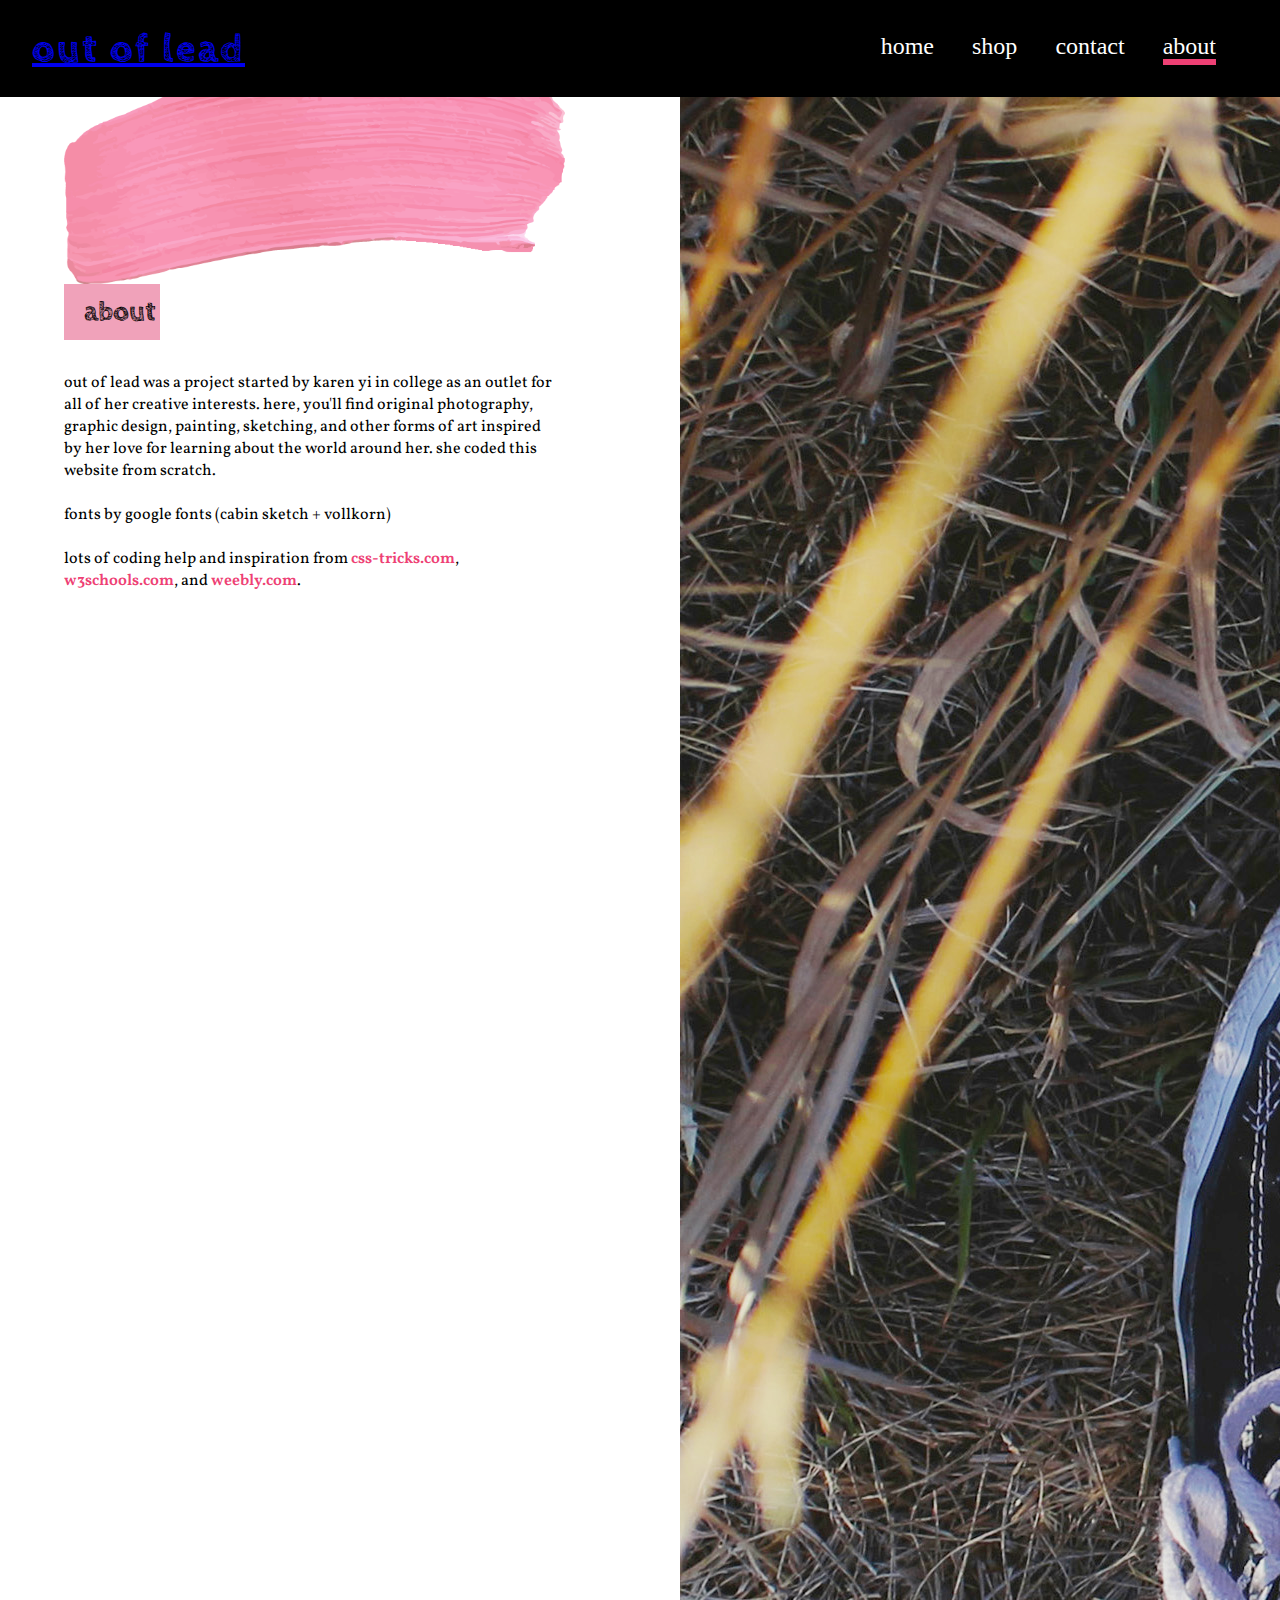
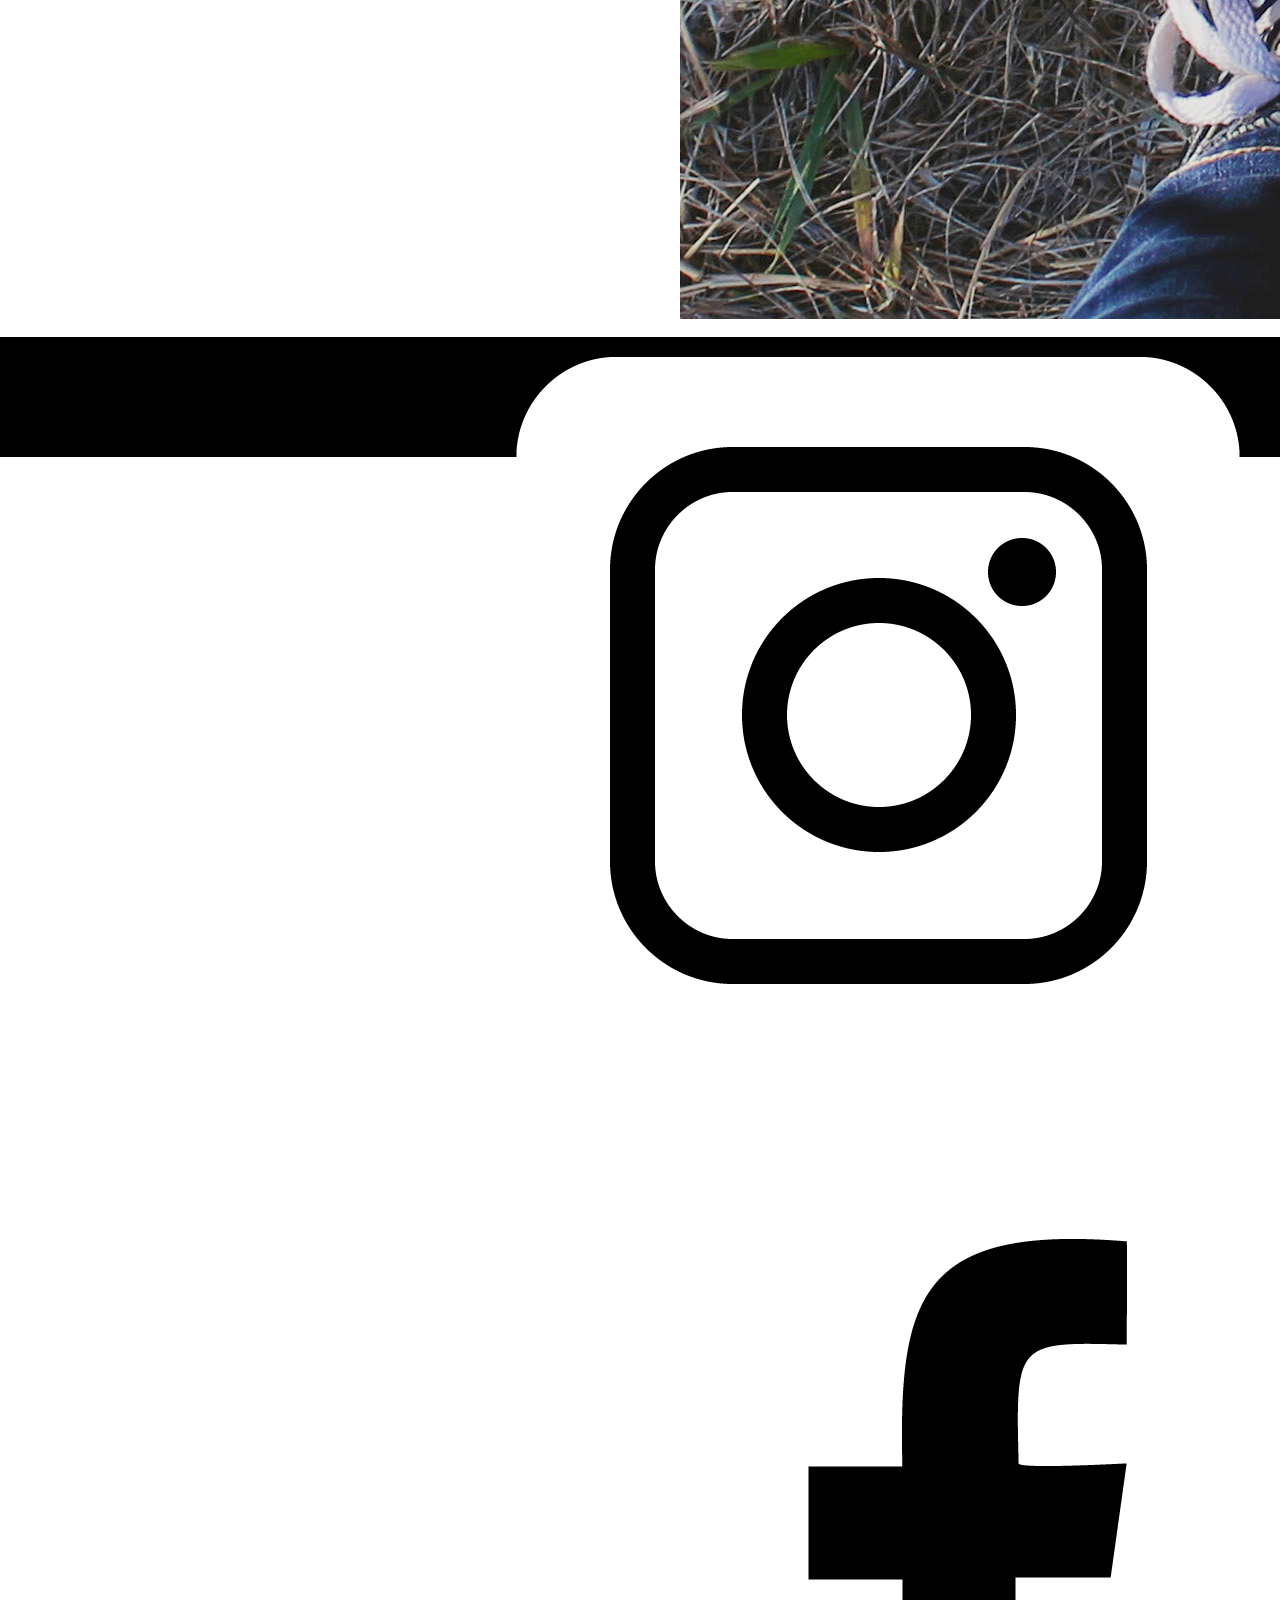
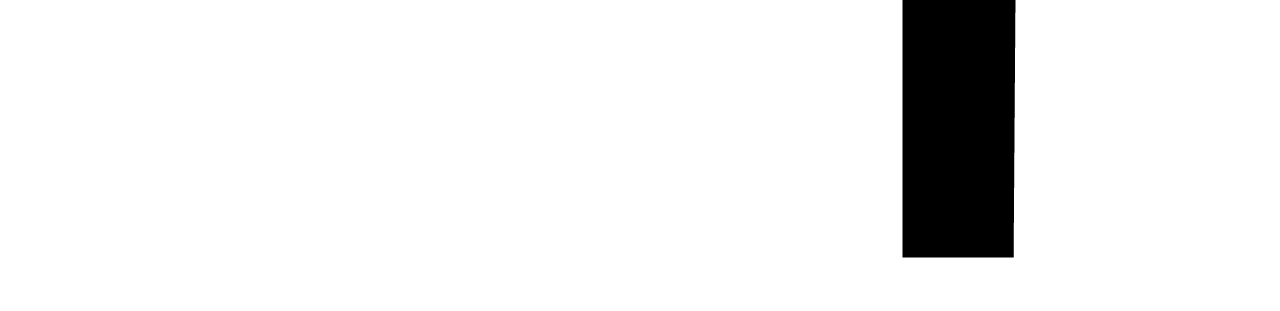
<file: about.html>
<!DOCTYPE html>
<html lang="en">
    <head>
        <meta charset="utf-8">
        <meta name="viewport" content="width=device-width, initial-scale=1.0">
        <link href="https://fonts.googleapis.com/css?family=Cabin+Sketch&display=swap" rel="stylesheet">
        <link href="https://fonts.googleapis.com/css?family=Vollkorn&display=swap" rel="stylesheet">
        <link href="resources/css/index.css" type="text/css" rel="stylesheet">
        <title>out of lead</title>
    </head>
    <body>
        <header>
            <h1 id="title"><a href="/">out of lead</a></h1>
            <nav>
                <ul>
                    <li id="home"><a href="/">home</a></li>
                    <li id="shop"><a href="/shop.html">shop</a></li>
                    <li id="contact"><a href="/contact.html">contact</a></li>
                    <li id="about"><a class="current" href="/about.html">about</a></li>
                </ul>
            </nav>
        </header>
        <div class="container">
            <main>
                <div class="row">
                    <div class="column">
                        <article>
                            <div class="box">
                                <img src="resources/brushstroke-1.png" alt="image of a stroke of pink paint">
                                <h2>about</h2>
                            </div>

                            <p>
                                out of lead was a project started by karen yi in college
                                as an outlet for all of her creative interests. here, you'll
                                find original photography, graphic design, painting, sketching, 
                                and other forms of art inspired by her love for learning about 
                                the world around her. she coded this website from scratch.
                                <br><br>
                                fonts by google fonts (cabin sketch + vollkorn)
                                <br><br>
                                lots of coding help and inspiration from
                                <a href="css-tricks.com">css-tricks.com</a>, 
                                <a href="https://www.w3schools.com/css/default.asp">w3schools.com</a>, 
                                and <a href="weebly.com">weebly.com</a>.
                            </p>     
                        </article>   
                    </div>
                    <div class="column">
                        <figure>
                            <img src="resources/summer-shoes.jpg" alt="Photo of person's Converse shoes in dry yellow grass">
                        </figure>
                    </div>
                </div>
            </main>
            <footer>
                <figure>
                    <a href="https://www.instagram.com/notkarenyi/" target="_blank"><img class="social-media" src="resources/instagram-icon.png" alt="instagram"></a>
                    <a href="https://www.facebook.com/karen.yi.3194" target="_blank"><img class="social-media" src="resources/facebook-icon.png" alt="facebook"></a>
                </figure>           
            </footer>
        </div>
    </body>
</html>
</file>
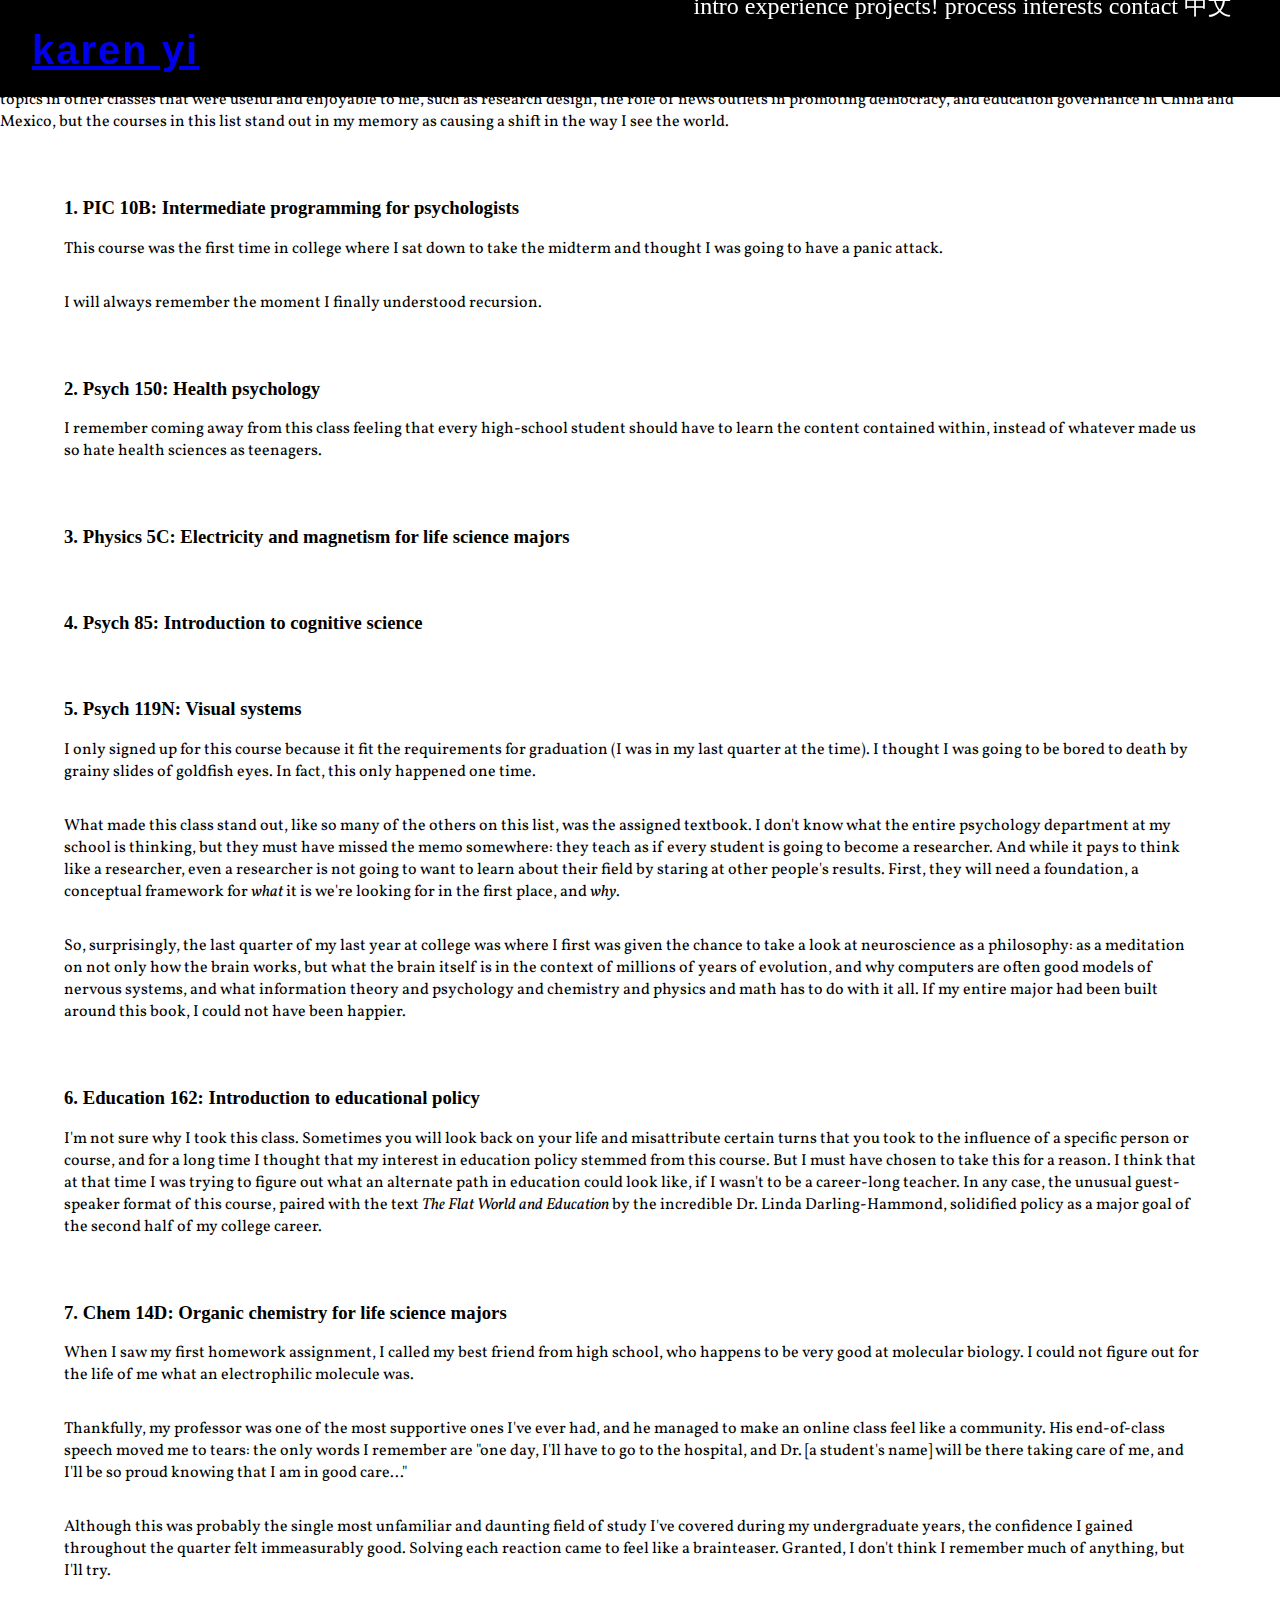
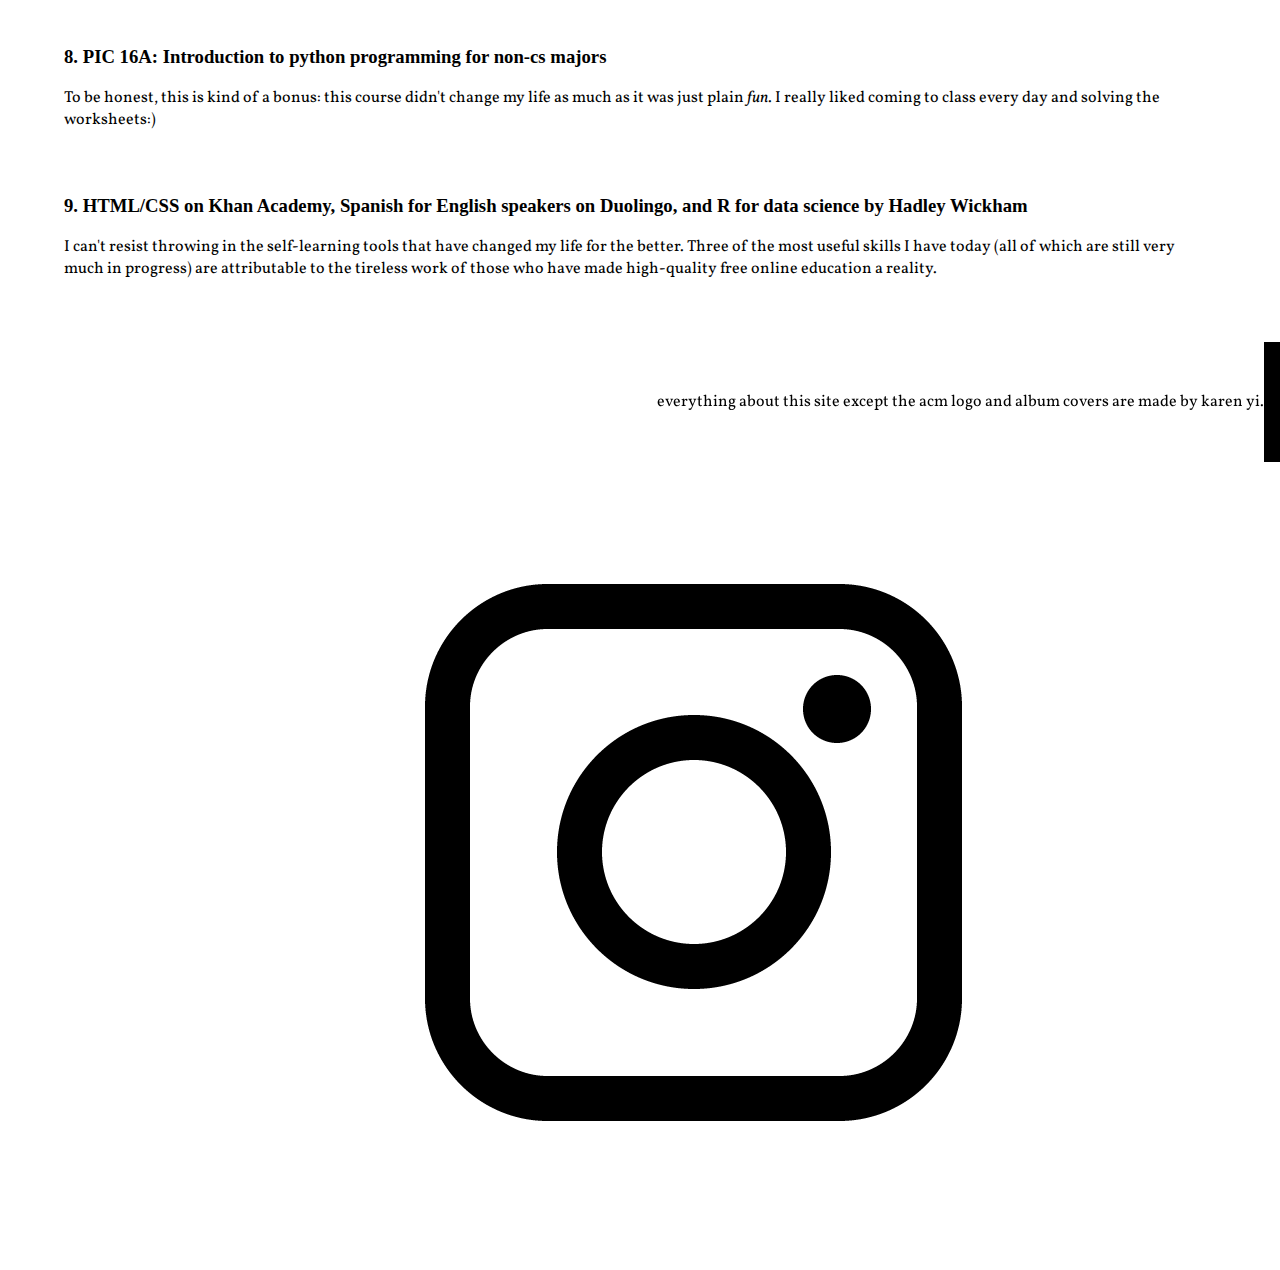
<file: blog-1.html>
<!DOCTYPE html>
<html lang="en">
    <head>
        <meta charset="utf-8">        
        <meta name="viewport" content="width=device-width, initial-scale=1.0">
        <!--Fonts-->
        <link rel="preconnect" href="https://fonts.googleapis.com">
        <link rel="preconnect" href="https://fonts.gstatic.com" crossorigin>
        <link href="https://fonts.googleapis.com/css2?family=Readex+Pro&display=swap" rel="stylesheet">
        <link href="https://fonts.googleapis.com/css?family=Vollkorn&display=swap" rel="stylesheet">

        <link rel="icon" type="image/x-icon" href="resources/icon.ico">  
        
        <link href="resources/css/index.css" type="text/css" rel="stylesheet">
        <title>karen yi</title>
    </head>
    <body>
        <header>
            <h1 id="title"><a href="/">karen yi</a></h1>
            <nav>
                <a href="index.html#introduction">intro</a>
                <a href="index.html#experience">experience</a>
                <a href="index.html#projects">projects!</a>
                <a href="index.html#process">process</a>
                <a href="index.html#interests">interests</a>
                <a href="index.html#contact">contact</a>
                <a href="/设计过程.html">中文</a>
            </nav>
        </header>
        <div class="container">
            <main class="narrow">
                <h2>"best of": classes that changed my life</h2>
                <p>
                    Generally, the theme is this: the classes that almost made me cry (due to the content difficulty, not due to the class organization) became the most rewarding ones. Yes, there are topics in other classes that were useful and enjoyable to me, such as research design, the role of news outlets in promoting democracy, and education governance in China and Mexico, but the courses in this list stand out in my memory as causing a shift in the way I see the world.
                </p>
                <article>
                    <h3>1. PIC 10B: Intermediate programming for psychologists</h3>
                    <p>
                        This course was the first time in college where I sat down to take the midterm and thought I was going to have a panic attack. 
                    </p>
                    <p>
                        I will always remember the moment I finally understood recursion. 
                    </p>
                </article>
                <article>
                    <h3>2. Psych 150: Health psychology</h3>
                    <p>
                        I remember coming away from this class feeling that every high-school student should have to learn the content contained within, instead of whatever made us so hate health sciences as teenagers.
                    </p>
                </article>
                <article>
                    <h3>3. Physics 5C: Electricity and magnetism for life science majors</h3>
                    <p>
                        
                    </p>
                </article>
                <article>
                    <h3>4. Psych 85: Introduction to cognitive science</h3>
                    <p>
                        
                    </p>
                </article>
                <article>
                    <h3>5. Psych 119N: Visual systems</h3>
                    <p>
                        I only signed up for this course because it fit the requirements for graduation (I was in my last quarter at the time). I thought I was going to be bored to death by grainy slides of goldfish eyes. In fact, this only happened one time.
                    </p>
                    <p>
                        What made this class stand out, like so many of the others on this list, was the assigned textbook. I don't know what the entire psychology department at my school is thinking, but they must have missed the memo somewhere: they teach as if every student is going to become a researcher. And while it pays to think like a researcher, even a researcher is not going to want to learn about their field by staring at other people's results. First, they will need a foundation, a conceptual framework for <i>what</i> it is we're looking for in the first place, and <i>why</i>.
                    </p>
                    <p>
                        So, surprisingly, the last quarter of my last year at college was where I first was given the chance to take a look at neuroscience as a philosophy: as a meditation on not only how the brain works, but what the brain itself is in the context of millions of years of evolution, and why computers are often good models of nervous systems, and what information theory and psychology and chemistry and physics and math has to do with it all. If my entire major had been built around this book, I could not have been happier. 
                    </p>
                </article>
                <article>
                    <h3>6. Education 162: Introduction to educational policy</h3>
                    <p>
                        I'm not sure why I took this class. Sometimes you will look back on your life and misattribute certain turns that you took to the influence of a specific person or course, and for a long time I thought that my interest in education policy stemmed from this course. But I must have chosen to take this for a reason. I think that at that time I was trying to figure out what an alternate path in education could look like, if I wasn't to be a career-long teacher. In any case, the unusual guest-speaker format of this course, paired with the text <i>The Flat World and Education</i> by the incredible Dr. Linda Darling-Hammond, solidified policy as a major goal of the second half of my college career.
                    </p>
                </article>
                <article>
                    <h3>7. Chem 14D: Organic chemistry for life science majors</h3>
                    <p>
                        When I saw my first homework assignment, I called my best friend from high school, who happens to be very good at molecular biology. I could not figure out for the life of me what an electrophilic molecule was.
                    </p>
                    <p>
                        Thankfully, my professor was one of the most supportive ones I've ever had, and he managed to make an online class feel like a community. His end-of-class speech moved me to tears: the only words I remember are "one day, I'll have to go to the hospital, and Dr. [a student's name] will be there taking care of me, and I'll be so proud knowing that I am in good care..."
                    </p>
                    <p>
                        Although this was probably the single most unfamiliar and daunting field of study I've covered during my undergraduate years, the confidence I gained throughout the quarter felt immeasurably good. Solving each reaction came to feel like a brainteaser. Granted, I don't think I remember much of anything, but I'll try. 
                    </p>
                </article>
                <article>
                    <h3>8. PIC 16A: Introduction to python programming for non-cs majors</h3>
                    <p>
                        To be honest, this is kind of a bonus: this course didn't change my life as much as it was just plain <i>fun</i>. I really liked coming to class every day and solving the worksheets:)
                    </p>
                </article>
                <article>
                    <h3>9. HTML/CSS on Khan Academy, Spanish for English speakers on Duolingo, and R for data science by Hadley Wickham</h3>
                    <p>
                        I can't resist throwing in the self-learning tools that have changed my life for the better. Three of the most useful skills I have today (all of which are still very much in progress) are attributable to the tireless work of those who have made high-quality free online education a reality.
                    </p>
                </article>
            </main>
            <footer>
                <p>
                    everything about this site except the acm logo and album covers are made by karen yi.
                </p>                
                <div>
                    <a href="https://www.instagram.com/notkarenyi/" target="_blank">
                        <img class="social-media" src="resources/instagram-icon.png" alt="Instagram">
                    </a>
                    <a href="https://github.com/notkarenyi" target="_blank">
                        <img class="social-media" src="resources/github-icon.png" alt="Github">
                    </a>
                    <a href="https://linkedin.com/in/notkarenyi" target="_blank">
                        <img class="social-media" src="resources/linkedin-icon.png" alt="Linkedin">
                    </a>
                    <a href="mailto:notkarenyi@gmail.com?subject=I saw your website!" target="_blank">
                        <img class="social-media" src="resources/mail-icon.png" alt="Email">
                    </a>
                </div>
            </footer>
        </div>
    </body>
</html>
</file>
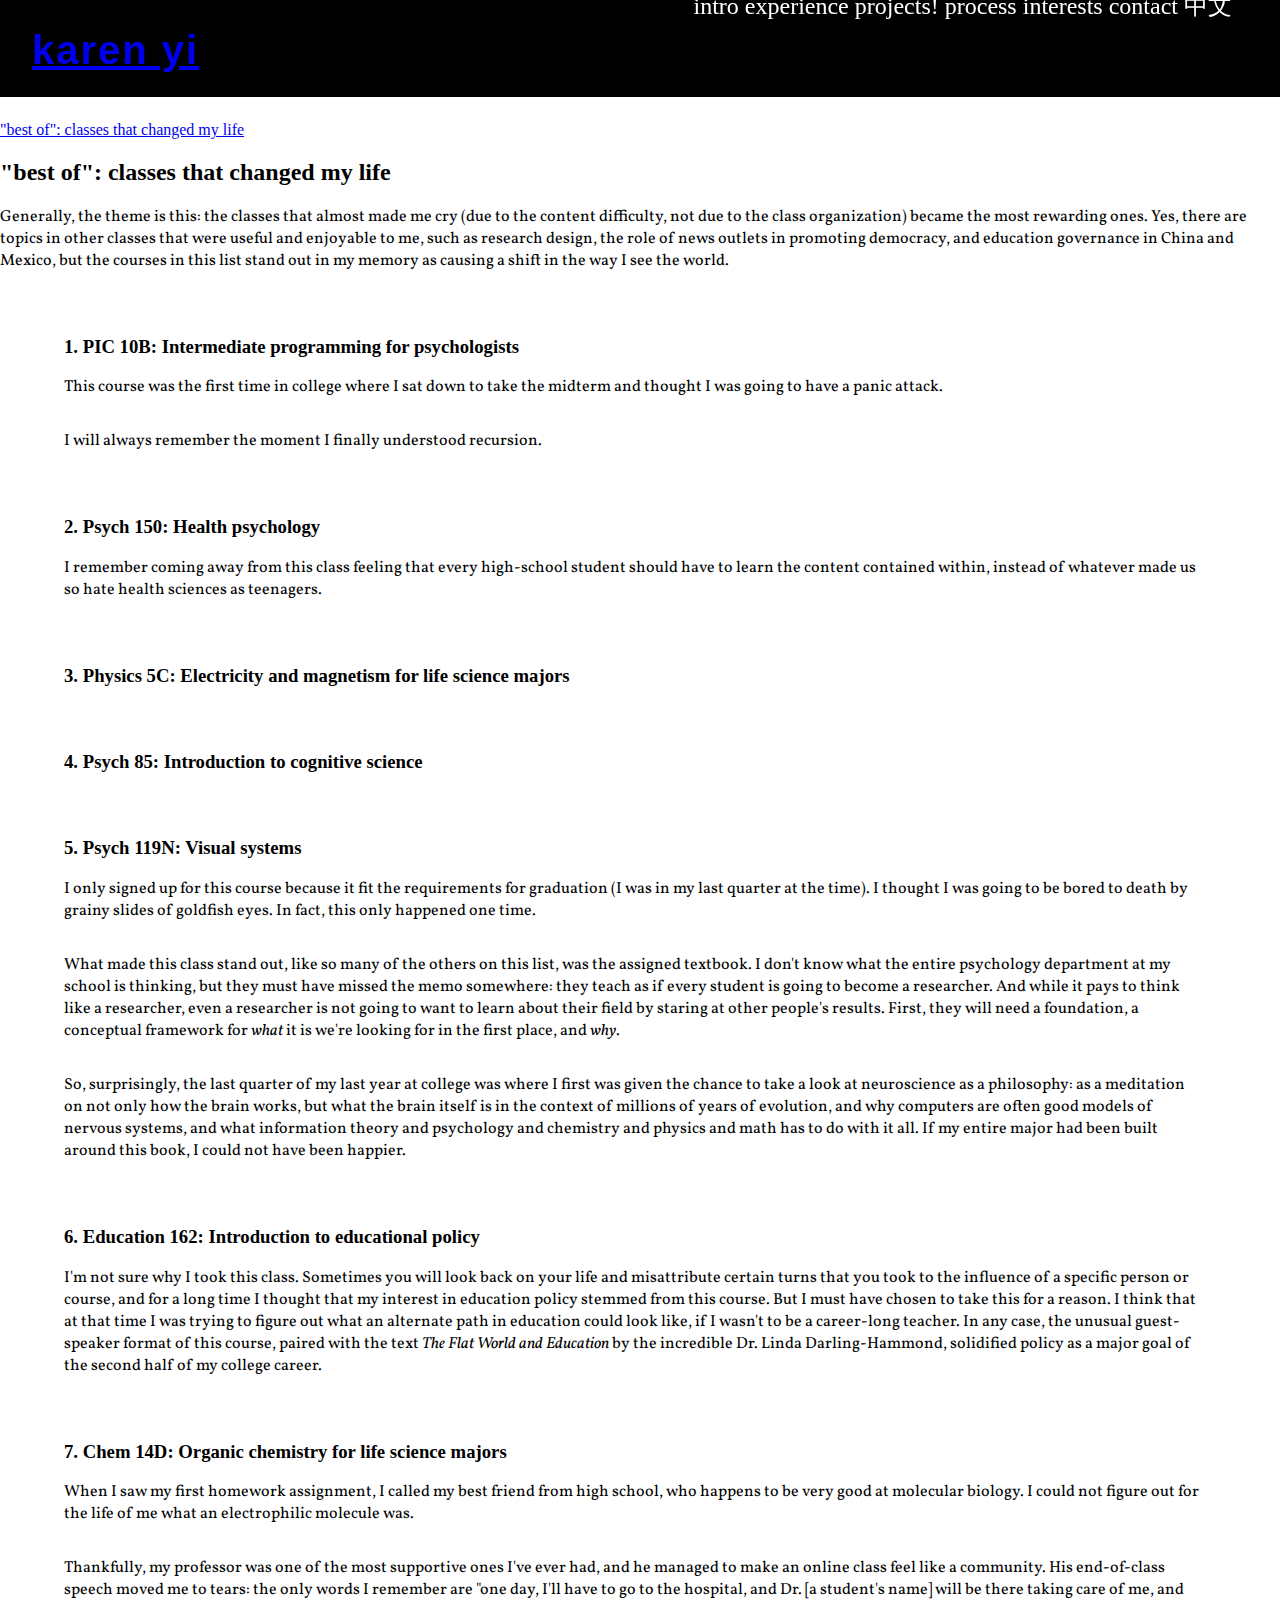
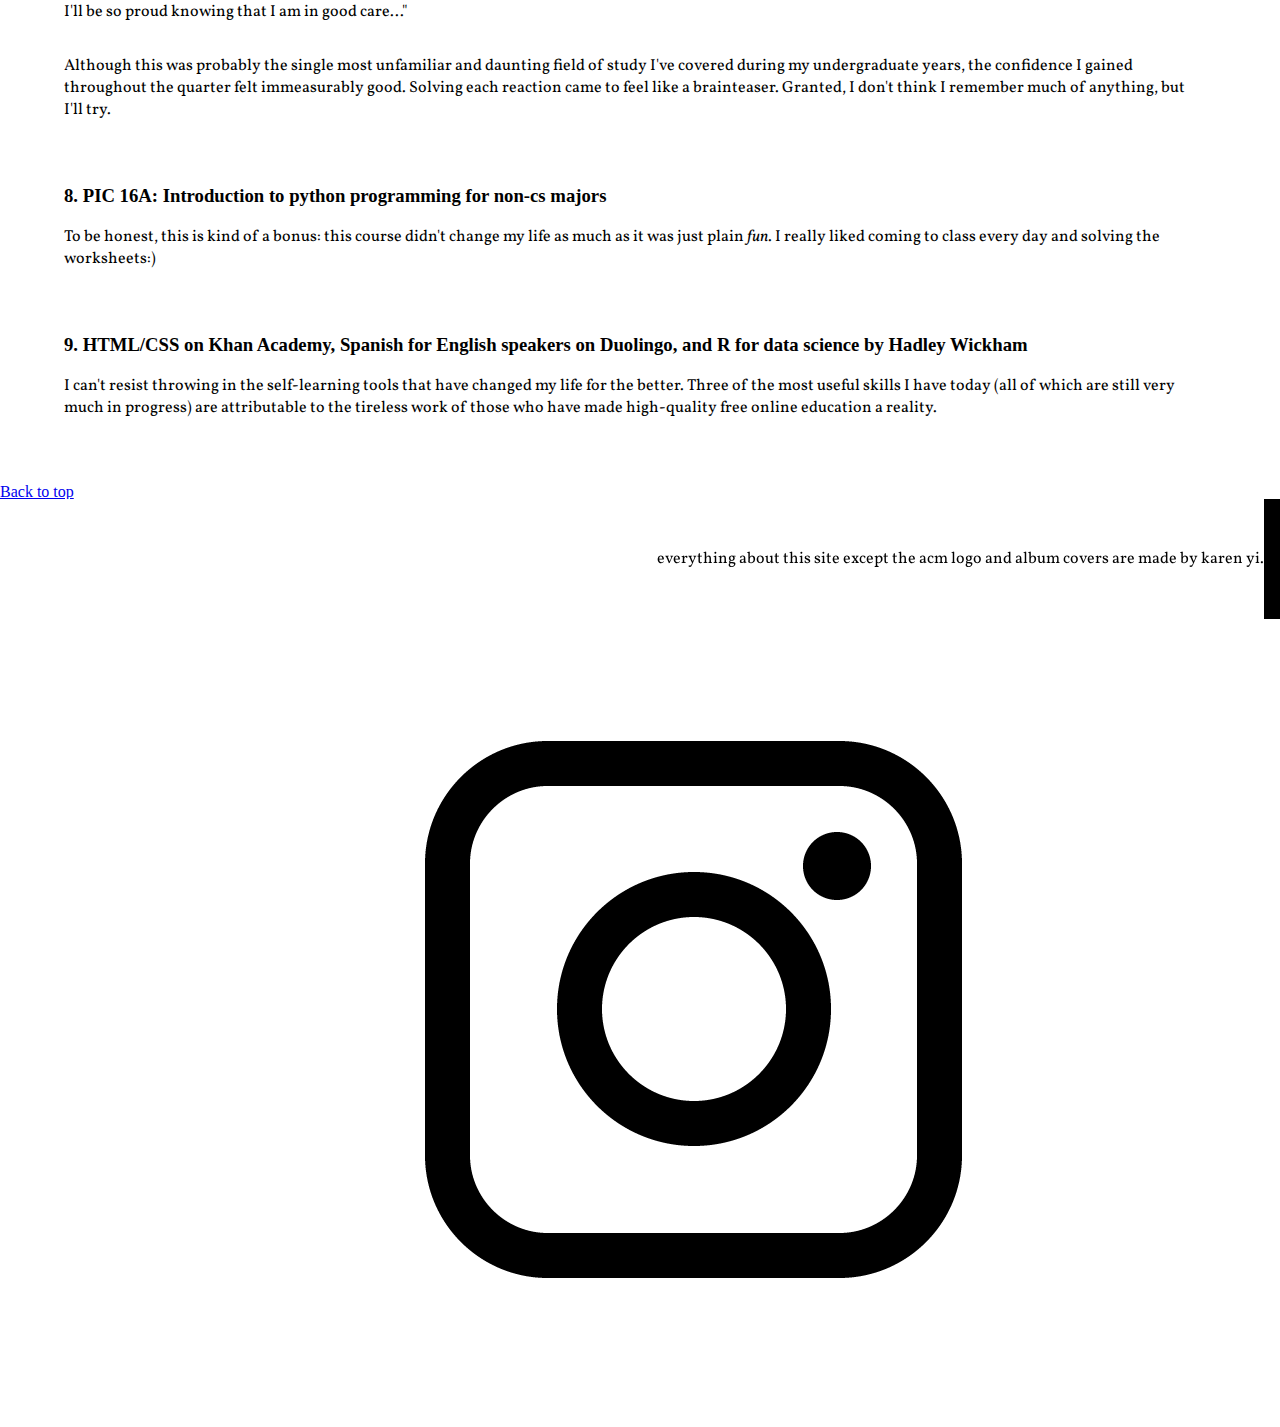
<file: blog.html>
<!DOCTYPE html>
<html lang="en">
    <head>
        <meta charset="utf-8">        
        <meta name="viewport" content="width=device-width, initial-scale=1.0">
        <!--Fonts-->
        <link rel="preconnect" href="https://fonts.googleapis.com">
        <link rel="preconnect" href="https://fonts.gstatic.com" crossorigin>
        <link href="https://fonts.googleapis.com/css2?family=Readex+Pro&display=swap" rel="stylesheet">
        <link href="https://fonts.googleapis.com/css?family=Vollkorn&display=swap" rel="stylesheet">

        <link rel="icon" type="image/x-icon" href="resources/icon.ico">  
        
        <link href="resources/css/index.css" type="text/css" rel="stylesheet">
        <title>karen yi</title>
    </head>
    <body>
        <header>
            <h1 id="title"><a href="/">karen yi</a></h1>
            <nav>
                <a href="index.html#introduction">intro</a>
                <a href="index.html#experience">experience</a>
                <a href="index.html#projects">projects!</a>
                <a href="index.html#process">process</a>
                <a href="index.html#interests">interests</a>
                <a href="index.html#contact">contact</a>
                <a href="/设计过程.html">中文</a>
            </nav>
        </header>
        <div class="container">
            <main class="narrow">
                <section id="blog">
                    <h2>blog</h2>
                    <p>Some of my many thoughts are captured here for your enjoyment.</p>
                    <a href="#best-of-classes-that-changed-my-life">"best of": classes that changed my life</a>
                </section>
                <section class="spaced" id="best-of-classes-that-changed-my-life">
                    <h2>"best of": classes that changed my life</h2>
                    <p>
                        Generally, the theme is this: the classes that almost made me cry (due to the content difficulty, not due to the class organization) became the most rewarding ones. Yes, there are topics in other classes that were useful and enjoyable to me, such as research design, the role of news outlets in promoting democracy, and education governance in China and Mexico, but the courses in this list stand out in my memory as causing a shift in the way I see the world.
                    </p>
                    <article>
                        <h3>1. PIC 10B: Intermediate programming for psychologists</h3>
                        <p>
                            This course was the first time in college where I sat down to take the midterm and thought I was going to have a panic attack. 
                        </p>
                        <p>
                            I will always remember the moment I finally understood recursion. 
                        </p>
                    </article>
                    <article>
                        <h3>2. Psych 150: Health psychology</h3>
                        <p>
                            I remember coming away from this class feeling that every high-school student should have to learn the content contained within, instead of whatever made us so hate health sciences as teenagers.
                        </p>
                    </article>
                    <article>
                        <h3>3. Physics 5C: Electricity and magnetism for life science majors</h3>
                        <p>
                            
                        </p>
                    </article>
                    <article>
                        <h3>4. Psych 85: Introduction to cognitive science</h3>
                        <p>
                            
                        </p>
                    </article>
                    <article>
                        <h3>5. Psych 119N: Visual systems</h3>
                        <p>
                            I only signed up for this course because it fit the requirements for graduation (I was in my last quarter at the time). I thought I was going to be bored to death by grainy slides of goldfish eyes. In fact, this only happened one time.
                        </p>
                        <p>
                            What made this class stand out, like so many of the others on this list, was the assigned textbook. I don't know what the entire psychology department at my school is thinking, but they must have missed the memo somewhere: they teach as if every student is going to become a researcher. And while it pays to think like a researcher, even a researcher is not going to want to learn about their field by staring at other people's results. First, they will need a foundation, a conceptual framework for <i>what</i> it is we're looking for in the first place, and <i>why</i>.
                        </p>
                        <p>
                            So, surprisingly, the last quarter of my last year at college was where I first was given the chance to take a look at neuroscience as a philosophy: as a meditation on not only how the brain works, but what the brain itself is in the context of millions of years of evolution, and why computers are often good models of nervous systems, and what information theory and psychology and chemistry and physics and math has to do with it all. If my entire major had been built around this book, I could not have been happier. 
                        </p>
                    </article>
                    <article>
                        <h3>6. Education 162: Introduction to educational policy</h3>
                        <p>
                            I'm not sure why I took this class. Sometimes you will look back on your life and misattribute certain turns that you took to the influence of a specific person or course, and for a long time I thought that my interest in education policy stemmed from this course. But I must have chosen to take this for a reason. I think that at that time I was trying to figure out what an alternate path in education could look like, if I wasn't to be a career-long teacher. In any case, the unusual guest-speaker format of this course, paired with the text <i>The Flat World and Education</i> by the incredible Dr. Linda Darling-Hammond, solidified policy as a major goal of the second half of my college career.
                        </p>
                    </article>
                    <article>
                        <h3>7. Chem 14D: Organic chemistry for life science majors</h3>
                        <p>
                            When I saw my first homework assignment, I called my best friend from high school, who happens to be very good at molecular biology. I could not figure out for the life of me what an electrophilic molecule was.
                        </p>
                        <p>
                            Thankfully, my professor was one of the most supportive ones I've ever had, and he managed to make an online class feel like a community. His end-of-class speech moved me to tears: the only words I remember are "one day, I'll have to go to the hospital, and Dr. [a student's name] will be there taking care of me, and I'll be so proud knowing that I am in good care..."
                        </p>
                        <p>
                            Although this was probably the single most unfamiliar and daunting field of study I've covered during my undergraduate years, the confidence I gained throughout the quarter felt immeasurably good. Solving each reaction came to feel like a brainteaser. Granted, I don't think I remember much of anything, but I'll try. 
                        </p>
                    </article>
                    <article>
                        <h3>8. PIC 16A: Introduction to python programming for non-cs majors</h3>
                        <p>
                            To be honest, this is kind of a bonus: this course didn't change my life as much as it was just plain <i>fun</i>. I really liked coming to class every day and solving the worksheets:)
                        </p>
                    </article>
                    <article>
                        <h3>9. HTML/CSS on Khan Academy, Spanish for English speakers on Duolingo, and R for data science by Hadley Wickham</h3>
                        <p>
                            I can't resist throwing in the self-learning tools that have changed my life for the better. Three of the most useful skills I have today (all of which are still very much in progress) are attributable to the tireless work of those who have made high-quality free online education a reality.
                        </p>
                    </article>
                    <a href="#blog">Back to top</a>
                </section>
            </main>
            <footer>
                <p>
                    everything about this site except the acm logo and album covers are made by karen yi.
                </p>                
                <div>
                    <a href="https://www.instagram.com/notkarenyi/" target="_blank">
                        <img class="social-media" src="resources/instagram-icon.png" alt="Instagram">
                    </a>
                    <a href="https://github.com/notkarenyi" target="_blank">
                        <img class="social-media" src="resources/github-icon.png" alt="Github">
                    </a>
                    <a href="https://linkedin.com/in/notkarenyi" target="_blank">
                        <img class="social-media" src="resources/linkedin-icon.png" alt="Linkedin">
                    </a>
                    <a href="mailto:notkarenyi@gmail.com?subject=I saw your website!" target="_blank">
                        <img class="social-media" src="resources/mail-icon.png" alt="Email">
                    </a>
                </div>
            </footer>
        </div>
    </body>
</html>
</file>
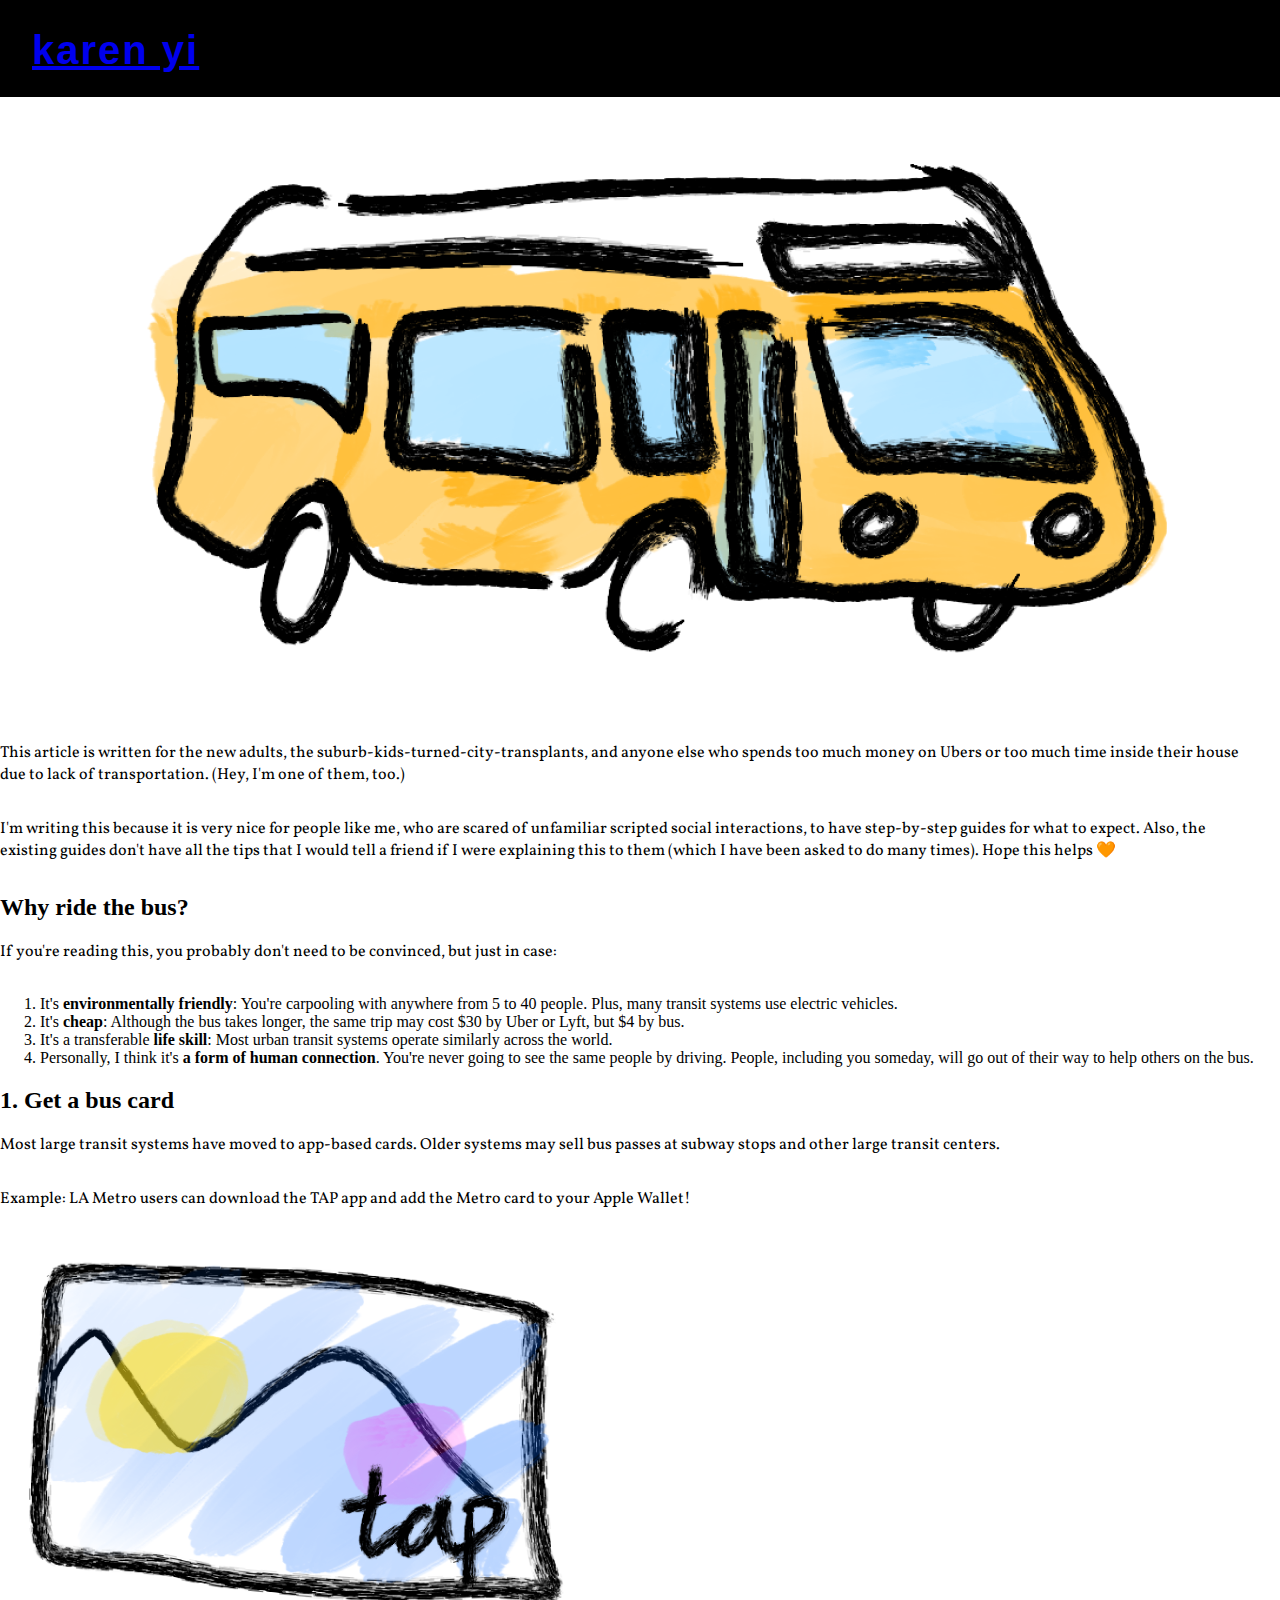
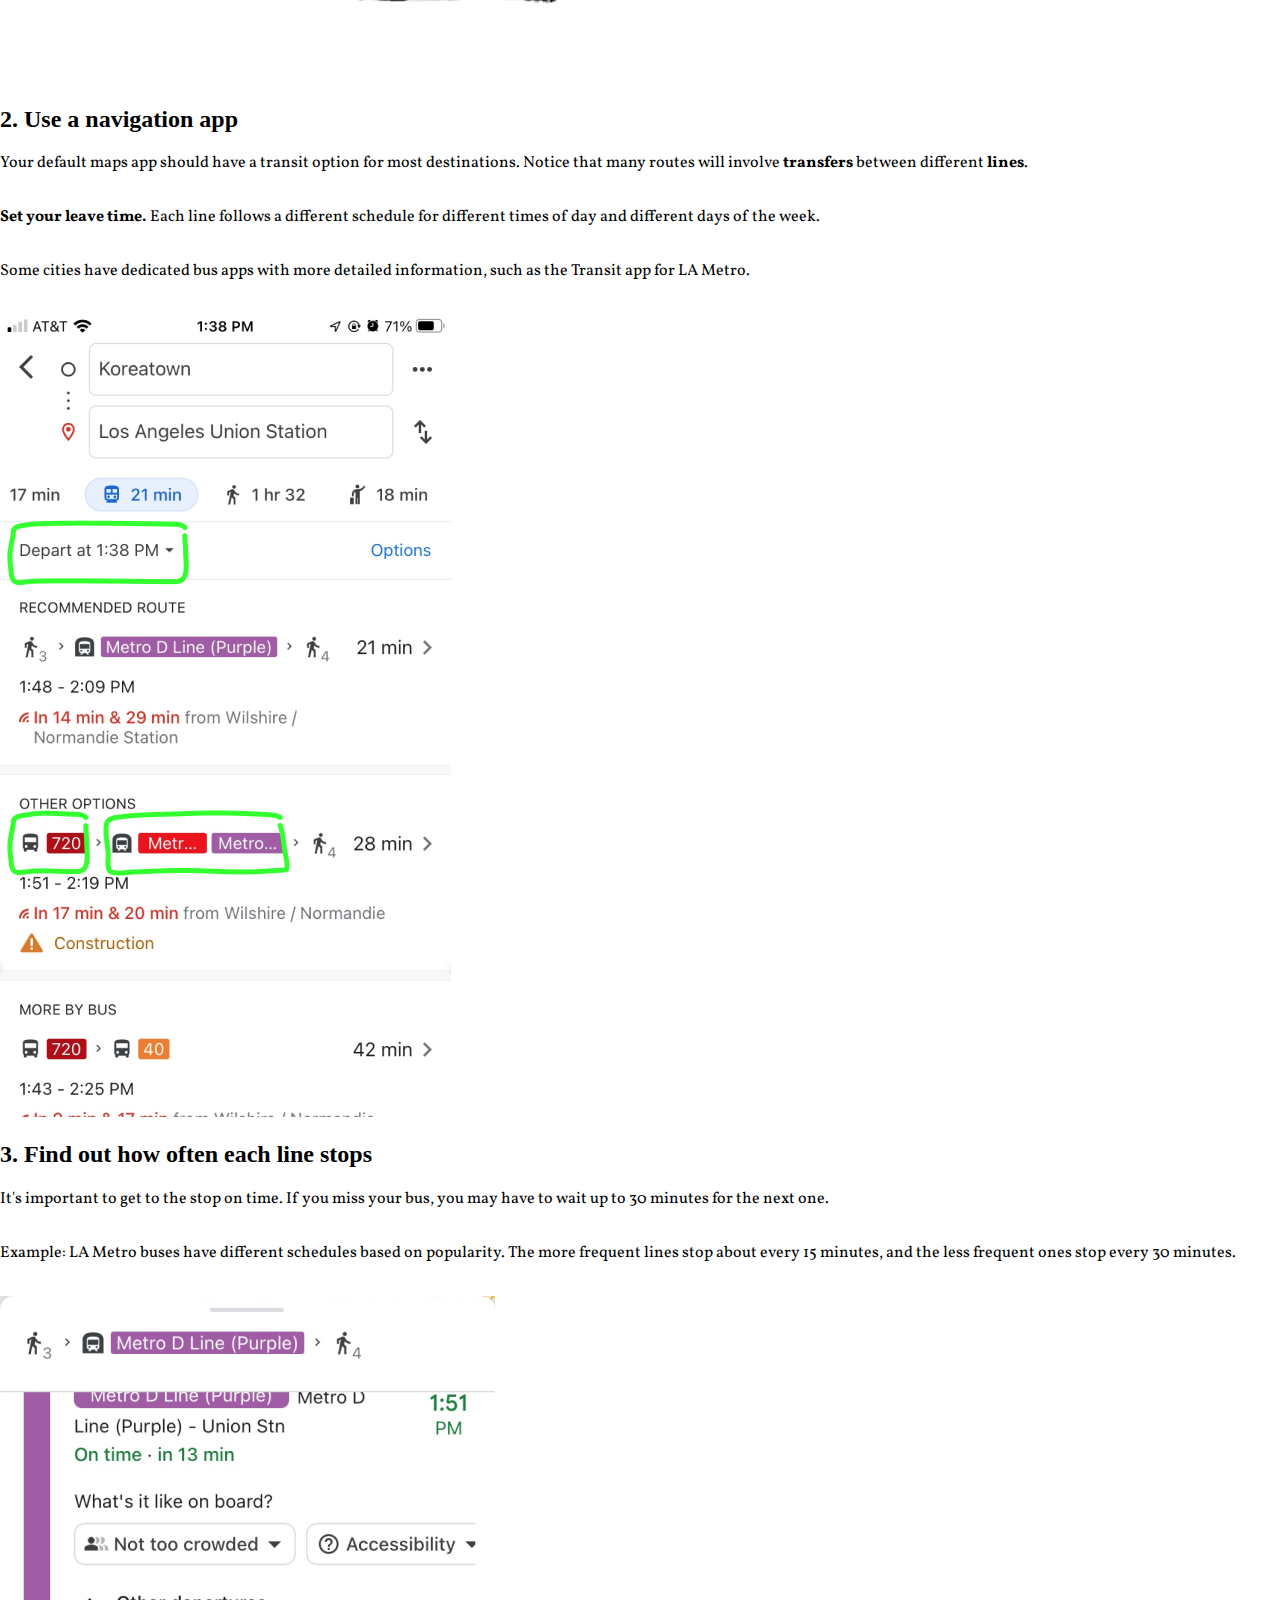
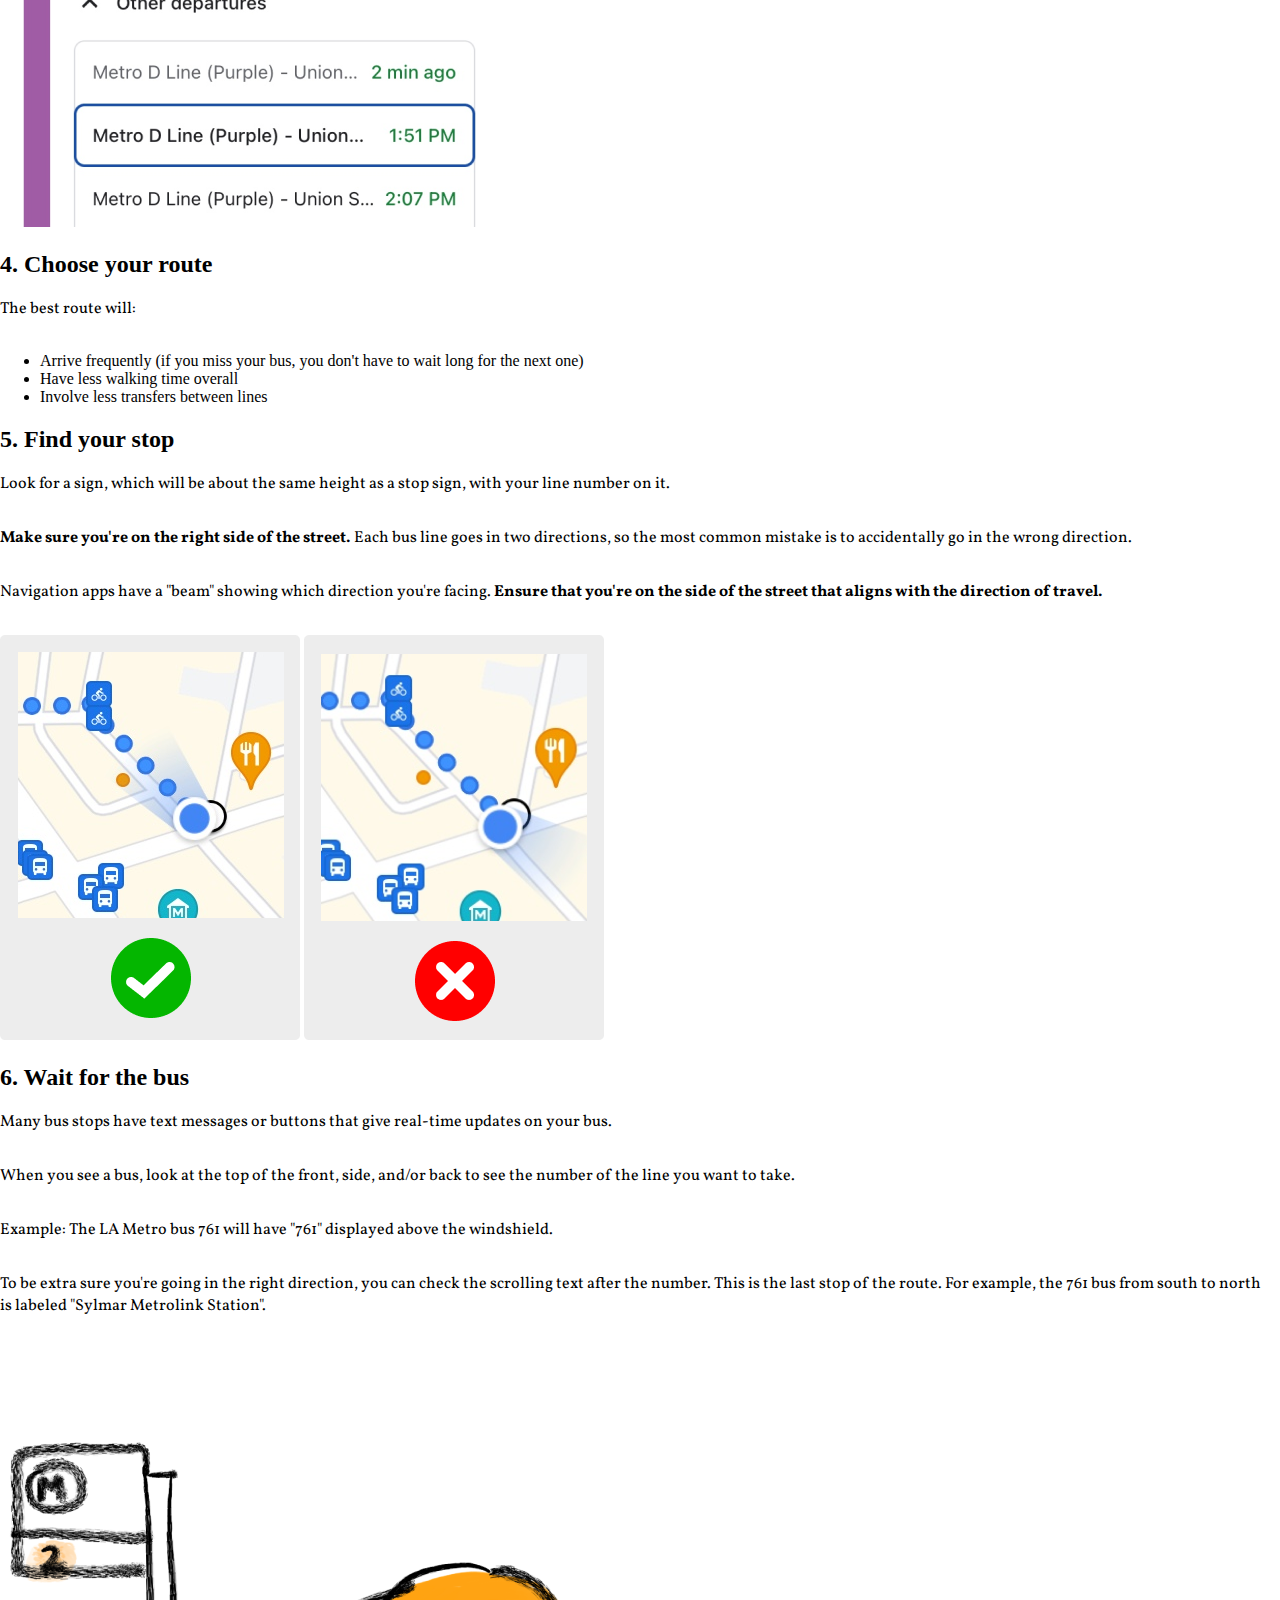
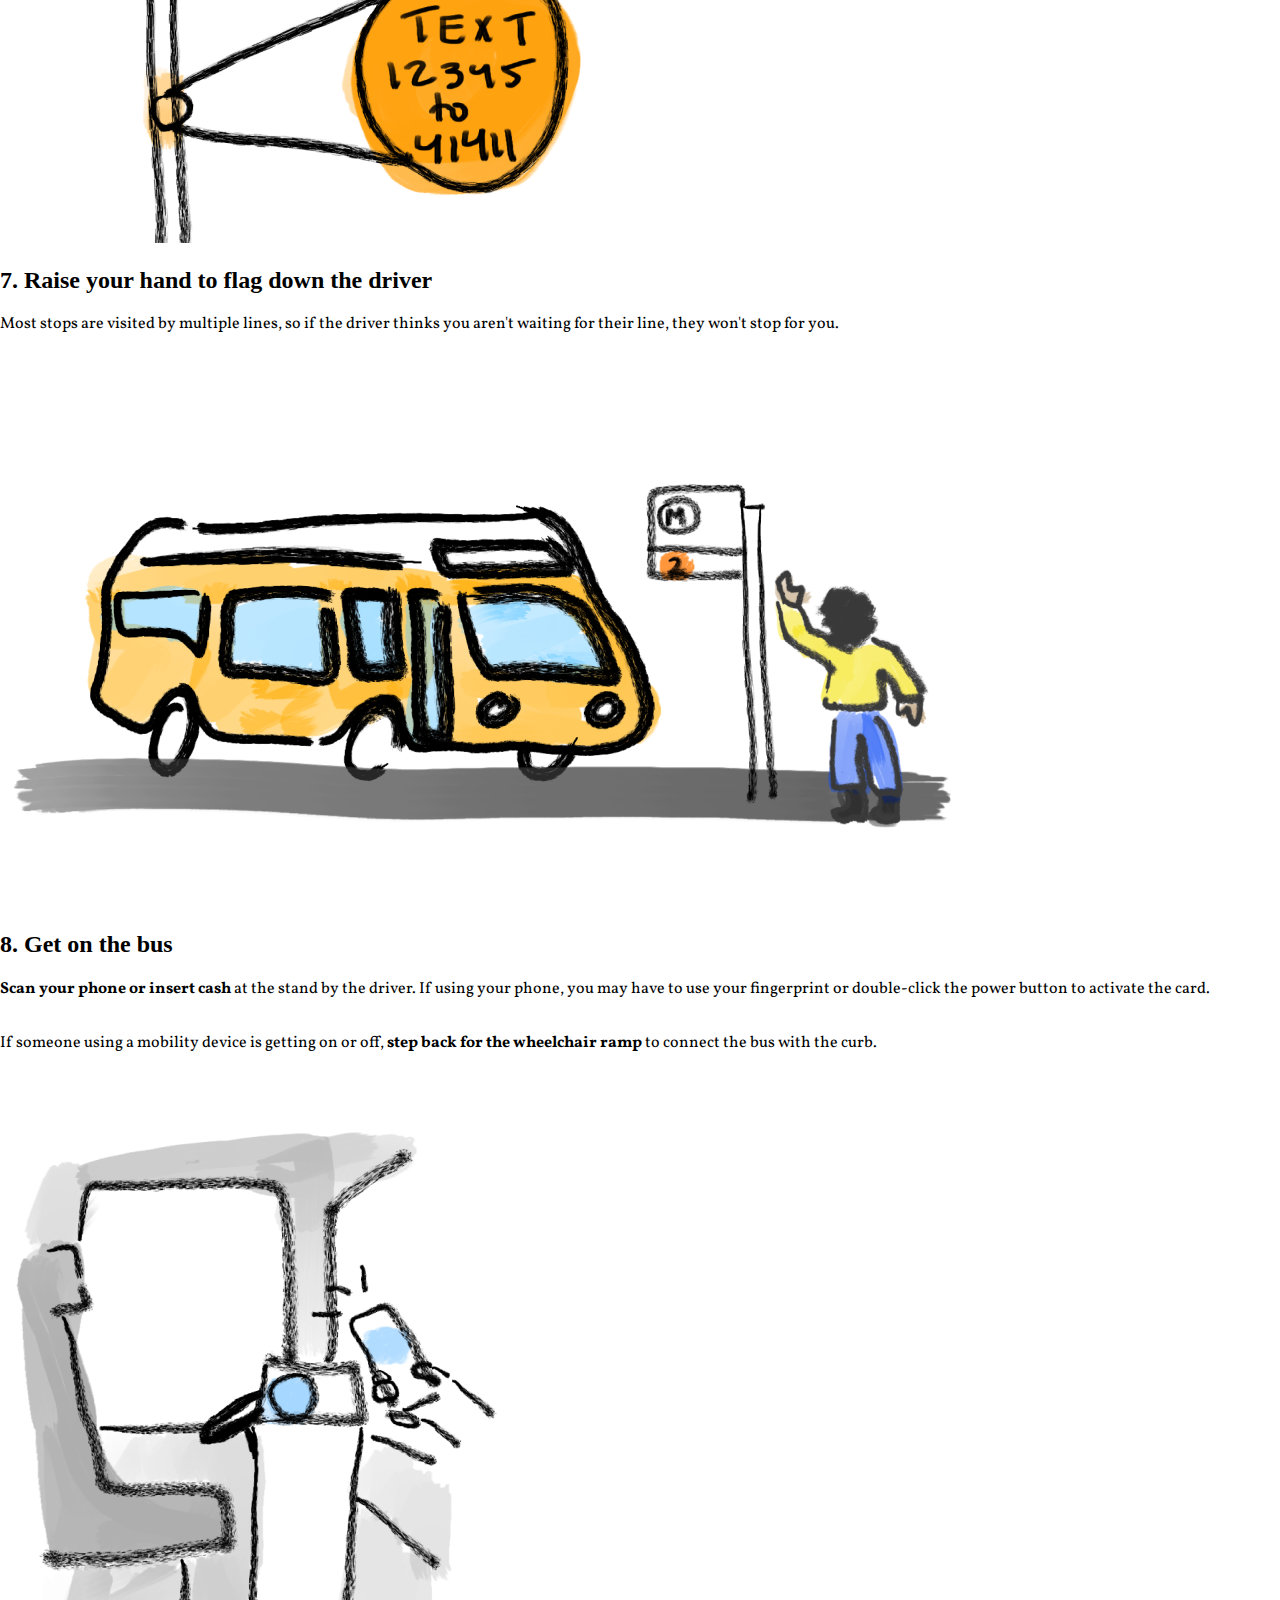
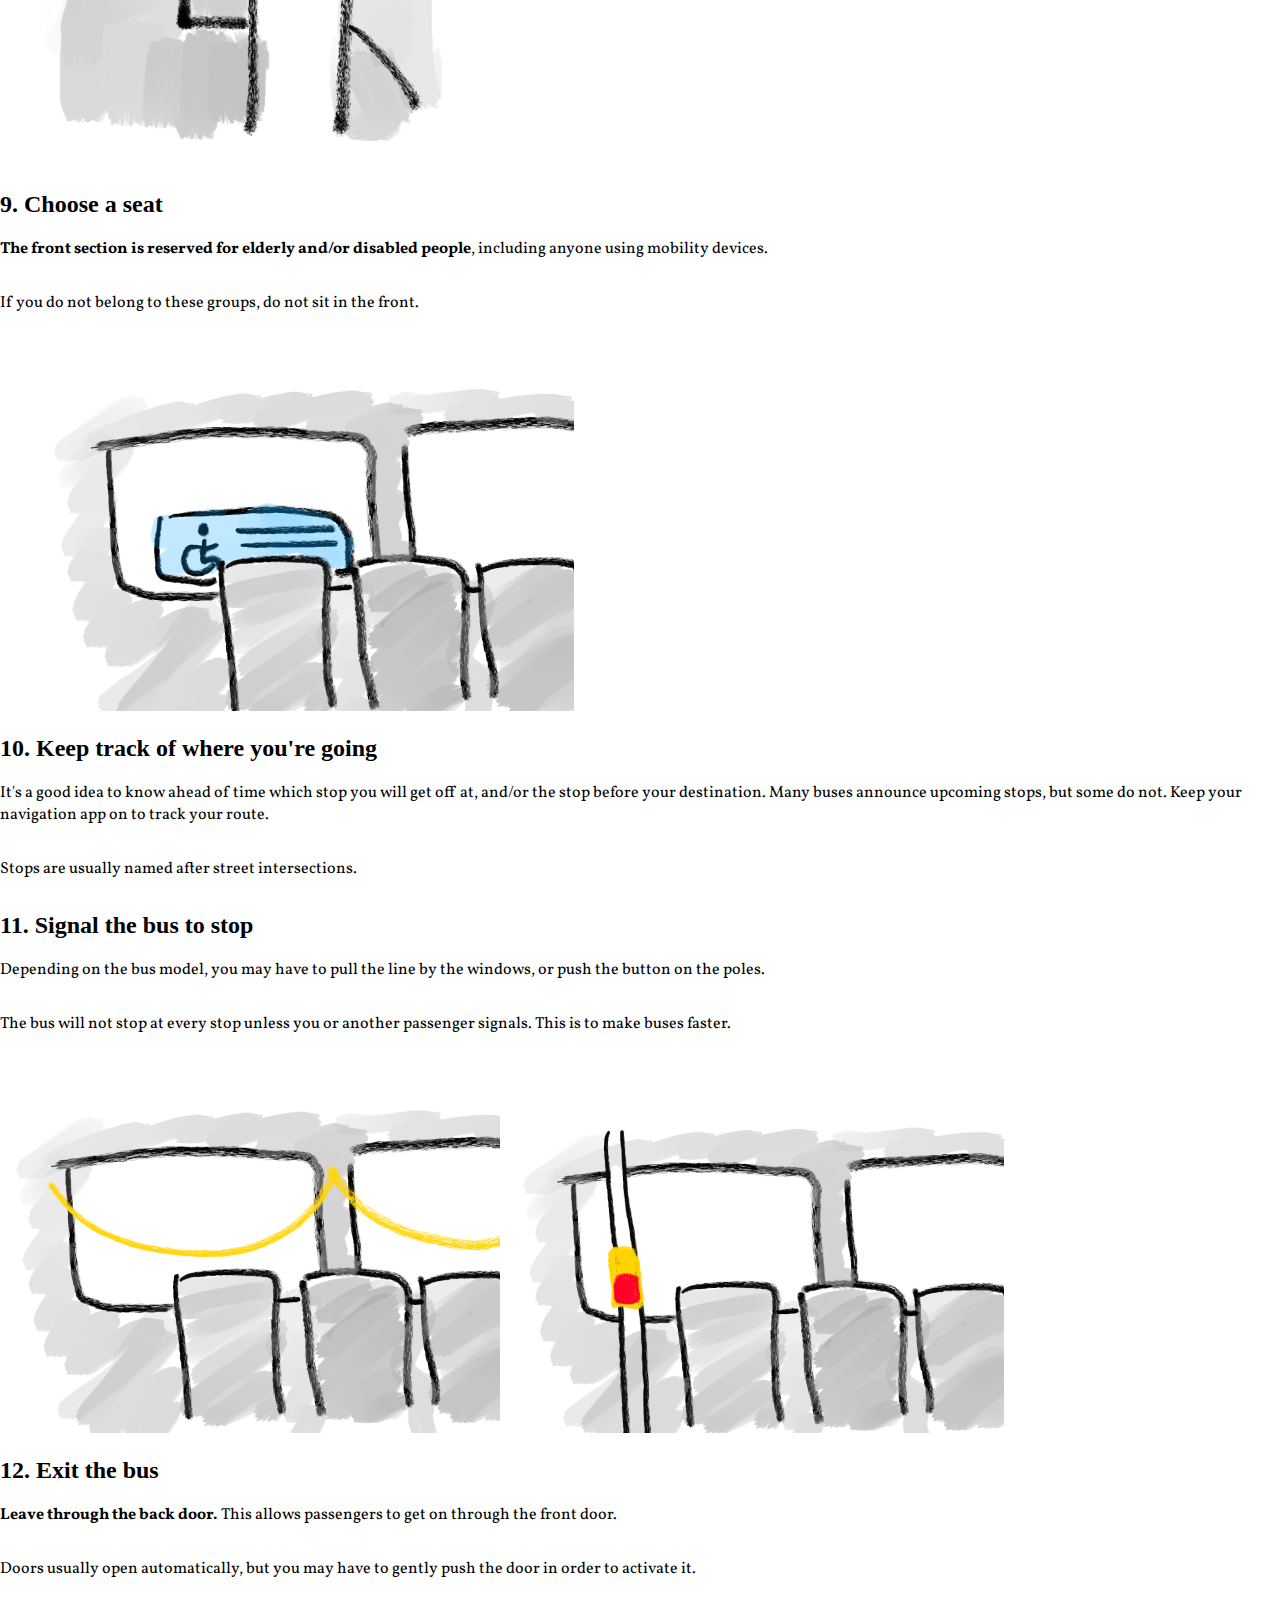
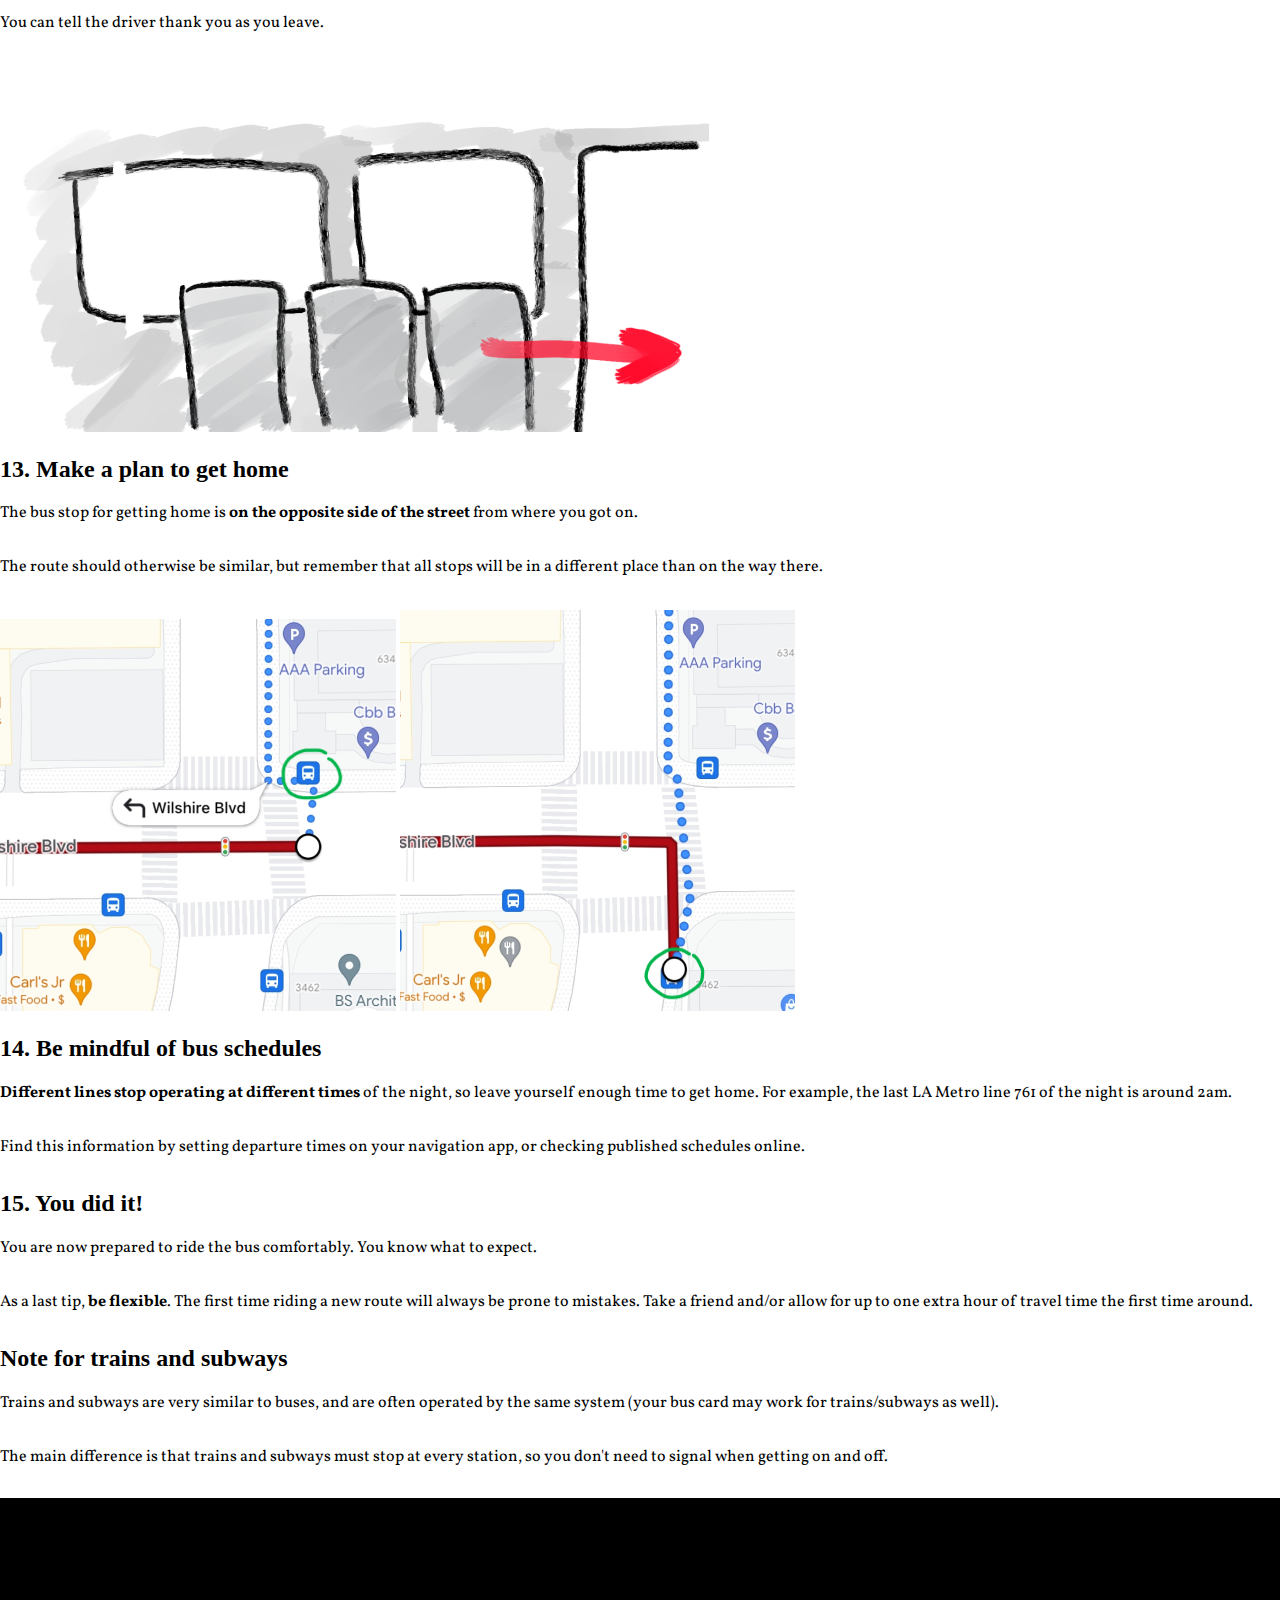
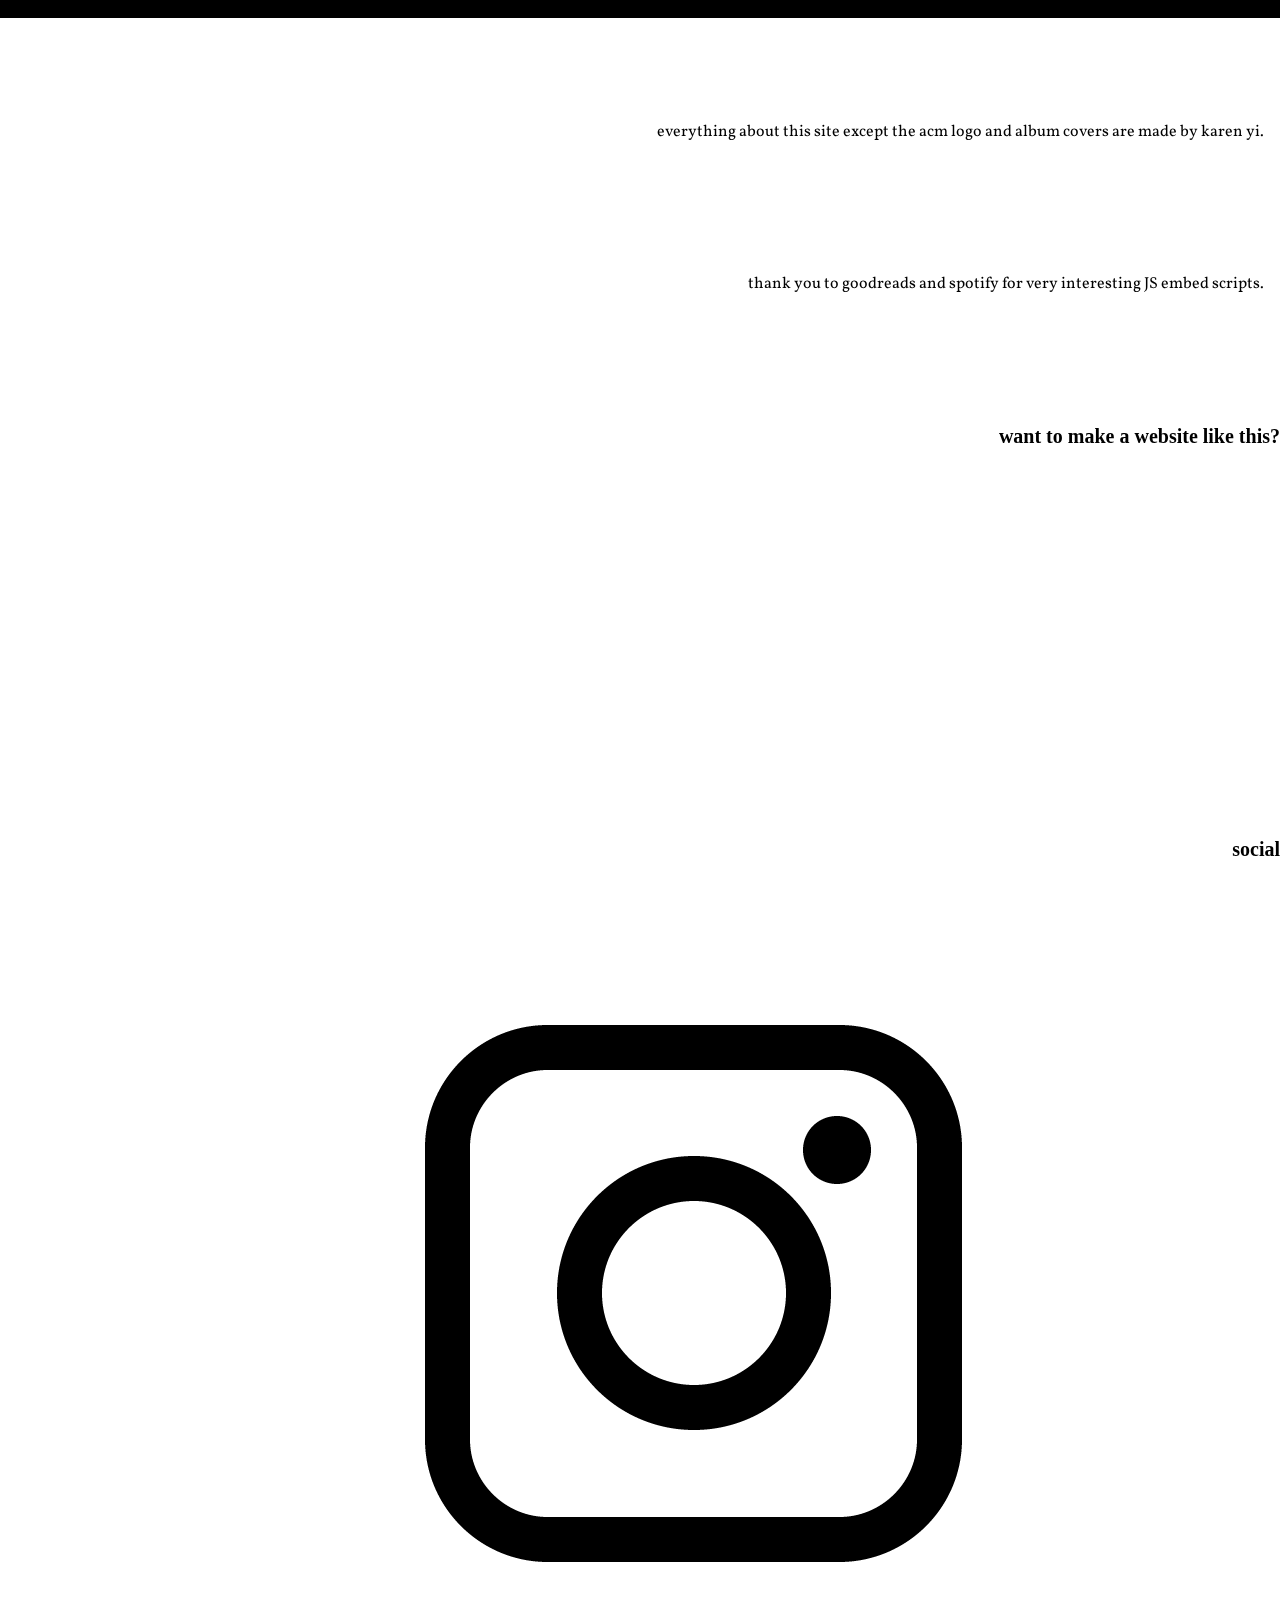
<file: bus.html>
<!DOCTYPE html>
<html lang="en">
    <head>
        <meta charset="utf-8">        
        <meta name="viewport" content="width=device-width, initial-scale=1.0">
        <!--Fonts-->
        <link rel="preconnect" href="https://fonts.googleapis.com">
        <link rel="preconnect" href="https://fonts.gstatic.com" crossorigin>
        <link href="https://fonts.googleapis.com/css2?family=Readex+Pro&display=swap" rel="stylesheet">
        <link href="https://fonts.googleapis.com/css?family=Vollkorn&display=swap" rel="stylesheet">

        <link rel="icon" type="image/x-icon" href="resources/icon.ico">  
        
        <link href="resources/css/index.css" type="text/css" rel="stylesheet">
        <title>karen yi</title>
    </head>
    <body>
        <header class="white">
            <h1 id="title"><a href="/">karen yi</a></h1>
        </header>
        <div class="container white">
            <main>
                <div class="spaced narrow">
                    <h1>How to ride the bus</h1>
                    <img alt="Ink-style digital drawing of an orange bus" src="resources/bus.png"/>
                    <p>
                        This article is written for the new adults, the suburb-kids-turned-city-transplants, and anyone else who spends too much money on Ubers or too much time inside their house due to lack of transportation. (Hey, I'm one of them, too.)
                    </p>
                    <p>
                        I'm writing this because it is very nice for people like me, who are scared of unfamiliar scripted social interactions, to have step-by-step guides for what to expect. Also, the existing guides don't have all the tips that I would tell a friend if I were explaining this to them (which I have been asked to do many times). Hope this helps &#129505;	
                    </p>
                    <h2>Why ride the bus?</h2>
                    <div>
                        <p>If you're reading this, you probably don't need to be convinced, but just in case:</p>
                        <ol>
                            <li>It's <b>environmentally friendly</b>: You're carpooling with anywhere from 5 to 40 people. Plus, many transit systems use electric vehicles.</li>
                            <li>It's <b>cheap</b>: Although the bus takes longer, the same trip may cost $30 by Uber or Lyft, but $4 by bus.</li>
                            <li>It's a transferable <b>life skill</b>: Most urban transit systems operate similarly across the world.</li>
                            <li>Personally, I think it's <b>a form of human connection</b>. You're never going to see the same people by driving. People, including you someday, will go out of their way to help others on the bus.</li>
                        </ol>
                    </div>
                    <h2>1. Get a bus card</h2>
                    <div class="split">
                        <div class="left">
                            <p>
                                Most large transit systems have moved to app-based cards. Older systems may sell bus passes at subway stops and other large transit centers.
                            </p>
                            <p>
                                Example: LA Metro users can download the TAP app and add the Metro card to your Apple Wallet!
                            </p>
                        </div>
                        <img alt="Ink-style drawing of a bus card" src="resources/tap.png"/>
                    </div>
                    <h2>2. Use a navigation app</h2>
                    <div class="split">
                        <div class="left">
                            <p>
                                Your default maps app should have a transit option for most destinations. Notice that many routes will involve <b>transfers</b> between different <b>lines</b>.
                            </p>
                            <p>
                                <b>Set your leave time.</b> Each line follows a different schedule for different times of day and different days of the week.
                            </p>
                            <p>
                                Some cities have dedicated bus apps with more detailed information, such as the Transit app for LA Metro.
                            </p>
                        </div>
                        <img alt="Screenshot of navigation app showing different possible bus routes, with different lines circled in green" src="resources/transfer.png"/>
                    </div>
                    <h2>3. Find out how often each line stops</h2>
                    <div class="split">
                        <div class="left">
                            <p>
                                It's important to get to the stop on time. If you miss your bus, you may have to wait up to 30 minutes for the next one.
                            </p>
                            <p>
                                Example: LA Metro buses have different schedules based on popularity. The more frequent lines stop about every 15 minutes, and the less frequent ones stop every 30 minutes.
                            </p>
                        </div>
                        <img alt="Screenshot of a navigation app, with the leave time menu open" src="resources/time.png"/>
                    </div>
                    <h2>4. Choose your route</h2>
                    <div>
                        <p>
                            The best route will:
                        </p>
                        <ul>
                            <li>Arrive frequently (if you miss your bus, you don't have to wait long for the next one)</li>
                            <li>Have less walking time overall</li>
                            <li>Involve less transfers between lines</li>
                        </ul>
                    </div>
                    <h2>5. Find your stop</h2>
                    <div class="split">
                        <div class="left">
                            <p>
                                Look for a sign, which will be about the same height as a stop sign, with your line number on it.
                            </p>
                            <p>
                                <b>Make sure you're on the right side of the street.</b> Each bus line goes in two directions, so the most common mistake is to accidentally go in the wrong direction.
                            </p>
                            <p>
                                Navigation apps have a "beam" showing which direction you're facing. <b>Ensure that you're on the side of the street that aligns with the direction of travel.</b>
                            </p>
                        </div>
                    </div>
                    <div class="two-column">
                        <img alt="Screenshot of a navigation app, showing that the blue spotlight representing where the user is facing is pointing towards the direction of travel" src="resources/correct.png"/>
                        <img alt="Screenshot of a navigation app, showing that the blue spotlight representing where the user is facing is pointing away from the direction of travel" src="resources/incorrect.png"/>
                    </div>
                    <h2>6. Wait for the bus</h2>
                    <div class="split">
                        <div class="left">
                            <p>
                                Many bus stops have text messages or buttons that give real-time updates on your bus.
                            </p>
                            <p>
                                When you see a bus, look at the top of the front, side, and/or back to see the number of the line you want to take.
                            </p>
                            <p>
                                Example: The LA Metro bus 761 will have "761" displayed above the windshield.
                            </p>
                            <p>
                                To be extra sure you're going in the right direction, you can check the scrolling text after the number. This is the last stop of the route. For example, the 761 bus from south to north is labeled "Sylmar Metrolink Station".
                            </p>
                        </div>
                        <img alt="Ink-style digital drawing of a bus stop, with a detail inset saying Text 12345 to 41411" src="resources/stop.png"/>
                    </div>
                    <h2>7. Raise your hand to flag down the driver</h2>
                    <div class="split">
                        <div class="left">
                            <p>
                                Most stops are visited by multiple lines, so if the driver thinks you aren't waiting for their line, they won't stop for you.
                            </p>
                        </div>
                        <img alt="Ink-style digital drawing of a person wearing yellow waving towards an orange bus at a bus stop" src="resources/wave.png"/>
                    </div>
                    <h2>8. Get on the bus</h2>
                    <div class="split">
                        <div class="left">
                            <p>
                                <b>Scan your phone or insert cash</b> at the stand by the driver. If using your phone, you may have to use your fingerprint or double-click the power button to activate the card.
                            </p>
                            <p>
                                If someone using a mobility device is getting on or off, <b>step back for the wheelchair ramp</b> to connect the bus with the curb.
                            </p>
                        </div>
                        <img alt="Ink-style digital drawing of a payment stand in front of a driver's seat in a bus, with someone's hand holding a phone to pay'" src="resources/scan.png"/>
                    </div>
                    <h2>9. Choose a seat</h2>
                    <div class="split">
                        <div class="left">
                            <p>
                                <b>The front section is reserved for elderly and/or disabled people</b>, including anyone using mobility devices.
                            </p>
                            <p>
                                If you do not belong to these groups, do not sit in the front.
                            </p>
                        </div>
                        <img alt="Ink-style digital drawing of a row of bus seats in front of a blue disabled symbol" src="resources/disabled.png"/>
                    </div>
                    <h2>10. Keep track of where you're going</h2>
                    <div>
                        <p>
                            It's a good idea to know ahead of time which stop you will get off at, and/or the stop before your destination. Many buses announce upcoming stops, but some do not. Keep your navigation app on to track your route.
                        </p>
                        <p>
                            Stops are usually named after street intersections.
                        </p>
                    </div>
                    <h2>11. Signal the bus to stop</h2>
                    <div class="split">
                        <div class="left">
                            <p>
                                Depending on the bus model, you may have to pull the line by the windows, or push the button on the poles.
                            </p>
                            <p>
                                The bus will not stop at every stop unless you or another passenger signals. This is to make buses faster.
                            </p>
                        </div>
                    </div>
                    <div class="two-column">
                        <img alt="Ink-style digital drawing of a row of bus seats in front of a window with a yellow string strung horizontally across it" src="resources/string.png"/>
                        <img alt="Ink-style digital drawing of a pole with a red button on it, in front of a row of bus seats" src="resources/button.png"/>
                    </div>
                    <h2>12. Exit the bus</h2>
                    <div class="split">
                        <div class="left">
                            <p>
                                <b>Leave through the back door.</b> This allows passengers to get on through the front door.
                            </p>
                            <p>
                                Doors usually open automatically, but you may have to gently push the door in order to activate it.
                            </p>
                            <p>
                                You can tell the driver thank you as you leave.
                            </p>
                        </div>
                        <img alt="Ink-style digital drawing of a row of bus seats next to a door, with a red arrow pointing out of the door" src="resources/exit.png"/>
                    </div>
                    <h2>13. Make a plan to get home</h2>
                    <div class="split">
                        <div class="left">
                            <p>
                                The bus stop for getting home is <b>on the opposite side of the street</b> from where you got on.
                            </p>
                            <p>
                                The route should otherwise be similar, but remember that all stops will be in a different place than on the way there.
                            </p>
                        </div>
                    </div>
                    <div class="two-column">
                        <img alt="Screenshot of a navigation app showing a route ending at a bus stop on the north side of the street" src="resources/there.png"/>
                        <img alt="Screenshot of a navigation app showing a route starting at a bus stop on the south side of the street" src="resources/back.png"/>
                    </div>
                    <h2>14. Be mindful of bus schedules</h2>
                    <div>
                        <p>
                            <b>Different lines stop operating at different times</b> of the night, so leave yourself enough time to get home. For example, the last LA Metro line 761 of the night is around 2am.
                        </p>
                        <p>
                            Find this information by setting departure times on your navigation app, or checking published schedules online.
                        </p>
                    </div>
                    <h2>15. You did it!</h2>
                    <div>
                        <p>
                            You are now prepared to ride the bus comfortably. You know what to expect.
                        </p>
                        <p>
                            As a last tip, <b>be flexible</b>. The first time riding a new route will always be prone to mistakes. Take a friend and/or allow for up to one extra hour of travel time the first time around.
                        </p>
                    </div>
                    <h2>Note for trains and subways</h2>
                    <div>
                        <p>
                            Trains and subways are very similar to buses, and are often operated by the same system (your bus card may work for trains/subways as well).
                        </p>
                        <p>
                            The main difference is that trains and subways must stop at every station, so you don't need to signal when getting on and off.
                        </p>
                    </div>
                    <!-- <h2>Note about safety</h2>
                    <div>

                    </div> -->
                </div>
            </main>
            <footer>
                <div>        
                    <h4>credits</h4>            
                    <p>
                        everything about this site except the acm logo and album covers are made by karen yi.
                    </p>           
                    <p>
                        thank you to goodreads and spotify for very interesting JS embed scripts.
                    </p>     
                </div>
                <div>
                    <h4>want to make a website like this?</h4>
                    <a href="https://www.khanacademy.org/computing/computer-programming/html-css">Khan Academy HTML/CSS course</a>
                    <a href="https://www.w3schools.com/where_to_start.asp">w3schools web development courses</a>
                    <a href="http://khanacademy.org/computing/computer-programming/html-css/web-development-tools/a/hosting-your-website-on-github">Hosting your own site on GitHub</a>
                    <a href="https://github.com/uclaacm/centralized-intern-training">UCLA ACM intro to web development course</a>
                    <a href="https://visualstudio.microsoft.com/">Download Visual Studio code editor</a>
                    <a href="https://css-tricks.com/snippets/css/a-guide-to-flexbox/">Using Flexbox to structure your site</a>
                    <a href="http://w3schools.com/css/css_rwd_mediaqueries.asp">Responsive design</a>
                    <a href="https://docs.google.com/document/d/1Sf6h1fUTfnzbRuSIv58TLjSmtqg3WqF3aRcPaxLb0_s/edit?usp=sharing">Full list of resources</a>
                    <a href="https://github.com/notkarenyi/notkarenyi.github.io">View this project on GitHub</a>
                </div>
                <div>
                    <h4>social</h4>
                    <div id="social">
                        <a href="https://www.instagram.com/notkarenyi/" target="_blank">
                            <img class="social-media" src="resources/instagram-icon.png" alt="Instagram">
                        </a>
                        <a href="https://github.com/notkarenyi" target="_blank">
                            <img class="social-media" src="resources/github-icon.png" alt="Github">
                        </a>
                        <a href="https://linkedin.com/in/notkarenyi" target="_blank">
                            <img class="social-media" src="resources/linkedin-icon.png" alt="Linkedin">
                        </a>
                        <a href="mailto:notkarenyi@gmail.com?subject=I saw your website!" target="_blank">
                            <img class="social-media" src="resources/mail-icon.png" alt="Email">
                        </a>
                    </div>
                </div>
            </footer>
        </div>
    </body>
</html>
</file>
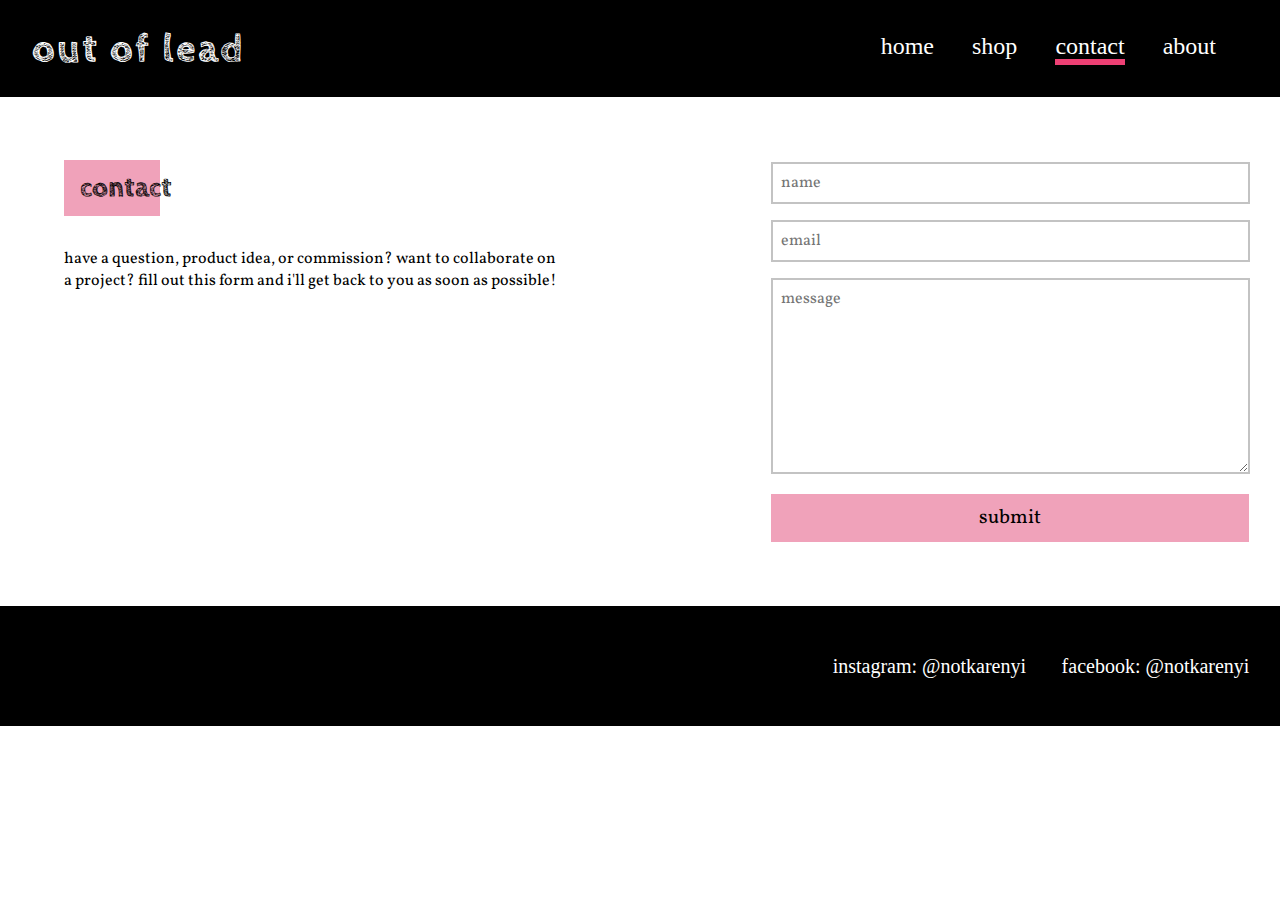
<file: contact.html>
<!DOCTYPE html>
<html lang="en">
    <head>
        <meta charset="utf-8">
        <meta name="viewport" content="width=device-width, initial-scale=1.0">
        <link href="https://fonts.googleapis.com/css?family=Cabin+Sketch&display=swap" rel="stylesheet">
        <link href="https://fonts.googleapis.com/css?family=Vollkorn&display=swap" rel="stylesheet">
        <link href="resources/css/index.css" type="text/css" rel="stylesheet">
        <title>out of lead</title>
    </head>
    <body>
        <header>
            <h1 id="title">out of lead</h1>
            <nav>
                <ul>
                    <li id="home"><a href="/">home</a></li>
                    <li id="shop"><a href="/shop.html">shop</a></li>
                    <li id="contact"><a class="current" href="/contact.html">contact</a></li>
                    <li id="about"><a href="/about.html">about</a></li>
                </ul>
            </nav>
        </header>
        <div class="container">
            <div class="content">
                <div class="row">
                    <div class="column">
                        <article>
                            <h2>contact</h2>
                            <p>
                                have a question, product idea, or commission? want to
                                collaborate on a project? fill out this form and
                                i'll get back to you as soon as possible!
                                <br>
                            </p>     
                        </article>   
                    </div>
                    <div class="column">
                        <div class="box">
                            <form method="POST">
                                <input type="text" name="name" placeholder="name" size="40" required><br>
                                <input type="email" name="email" placeholder="email" size="40" required><br>
                                <textarea name="message" rows="8" cols="40" placeholder="message" required></textarea><br>
                                <input type="submit" value="submit">
                            </form>
                        </div>
                    </div>
                </div>
            </div>
            <footer>
                <a href="https://www.instagram.com/notkarenyi/" target="_blank">instagram: @notkarenyi</a>
                <span></span>
                <a href="https://www.facebook.com/karen.yi.3194" target="_blank">facebook: @notkarenyi</a>
                <span></span>            
            </footer>
        </div>
    </body>
</html>
</file>
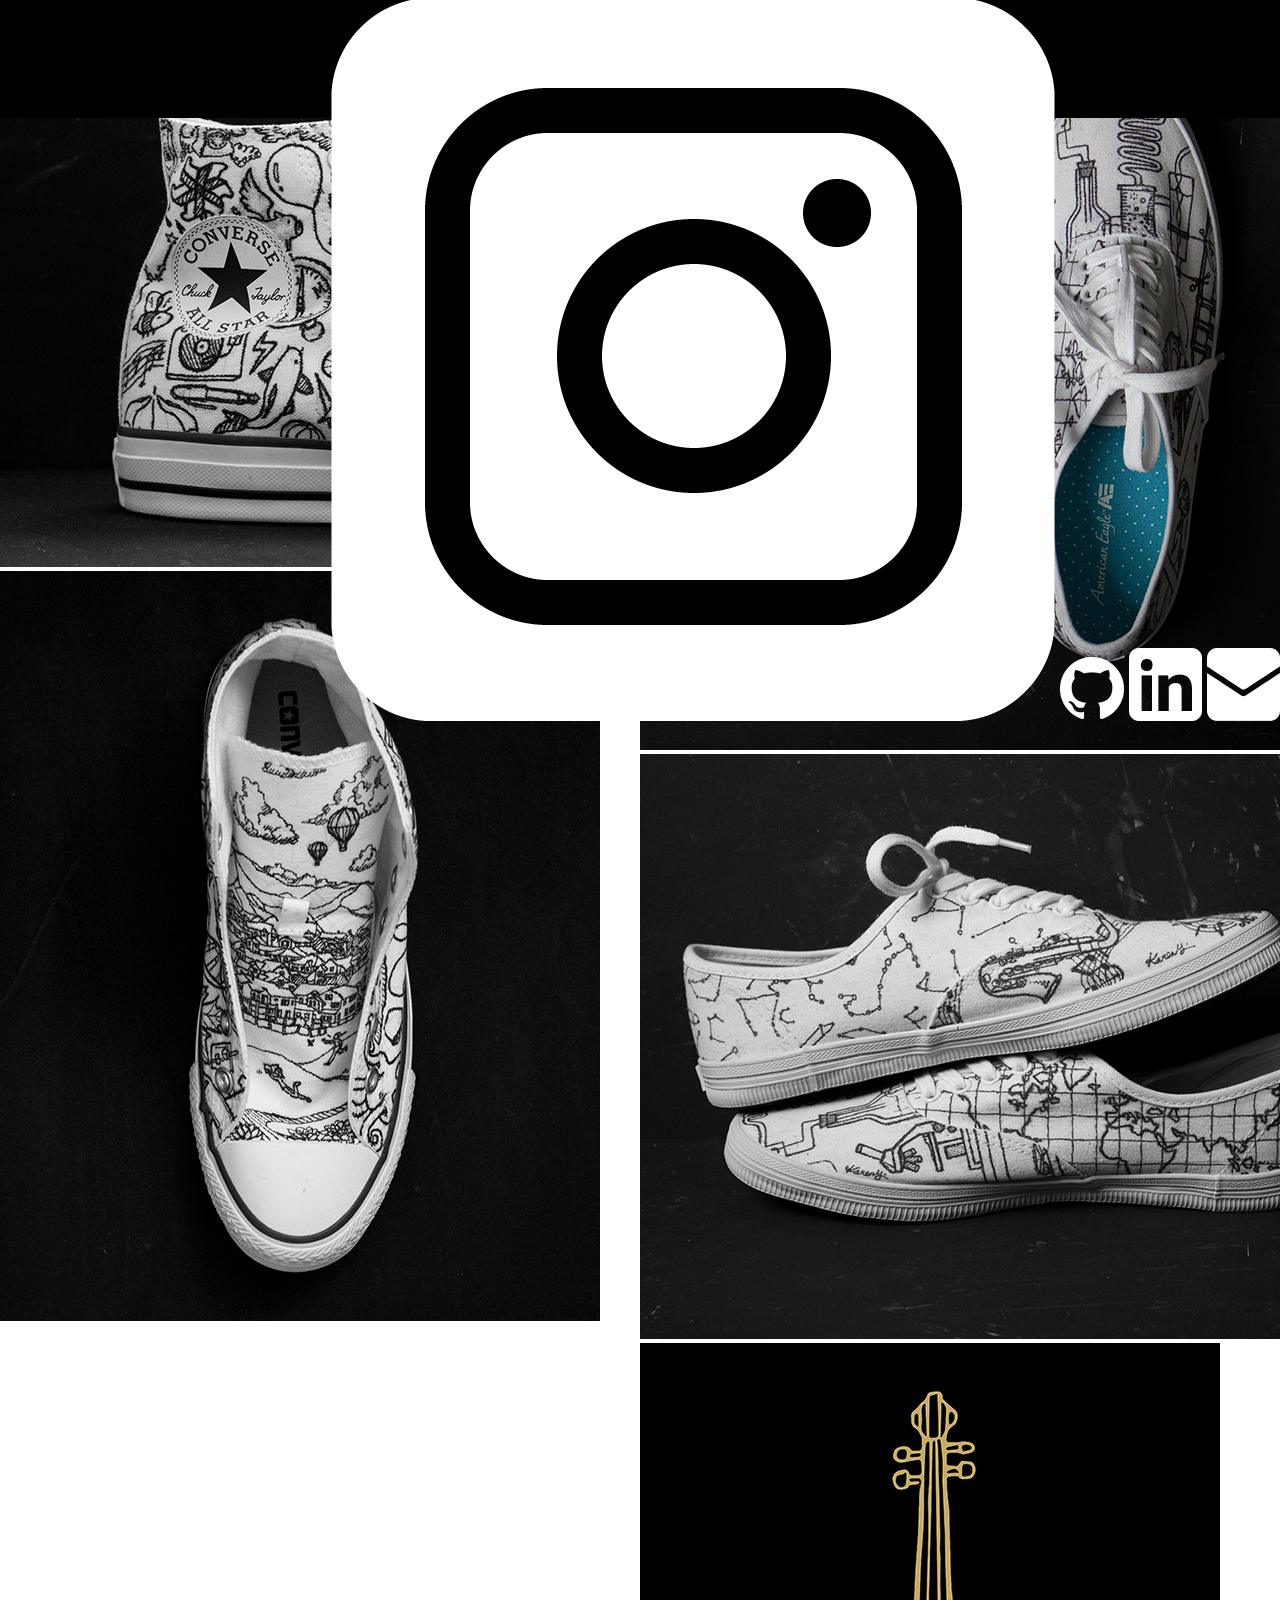
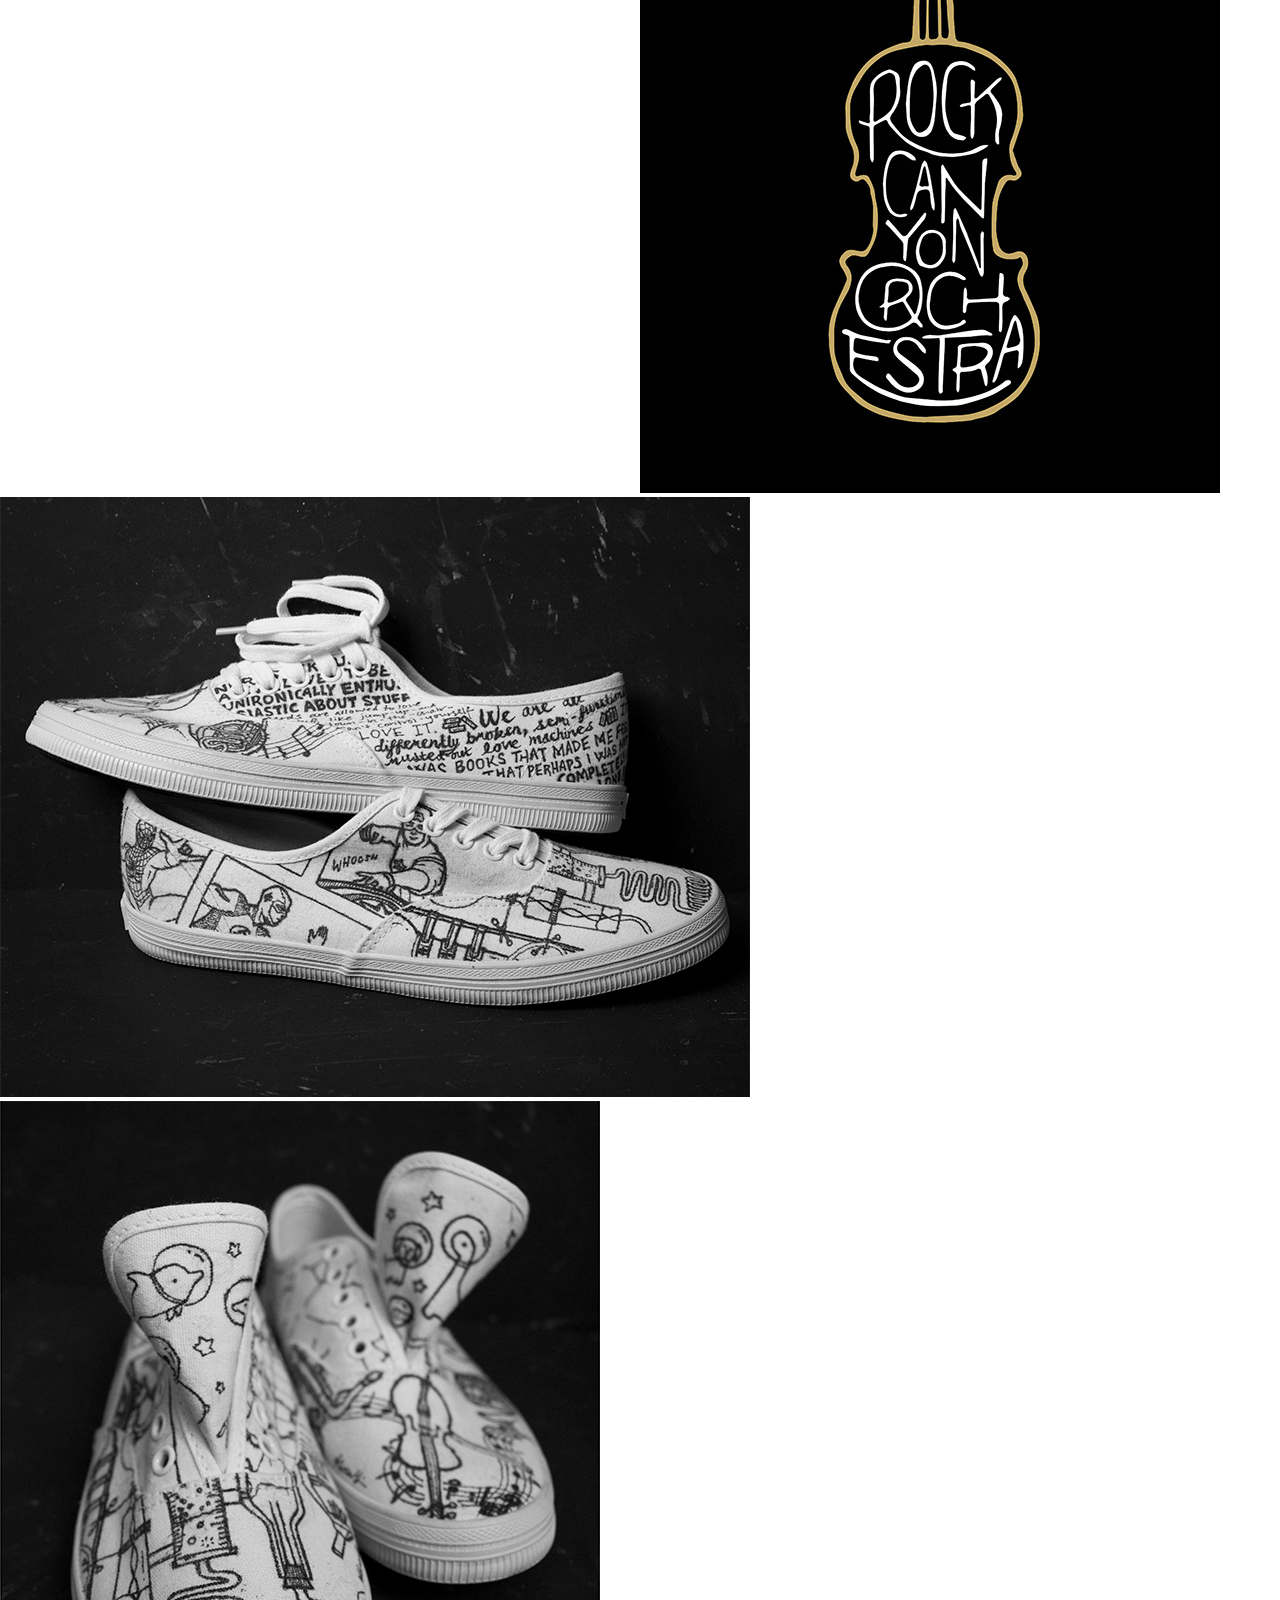
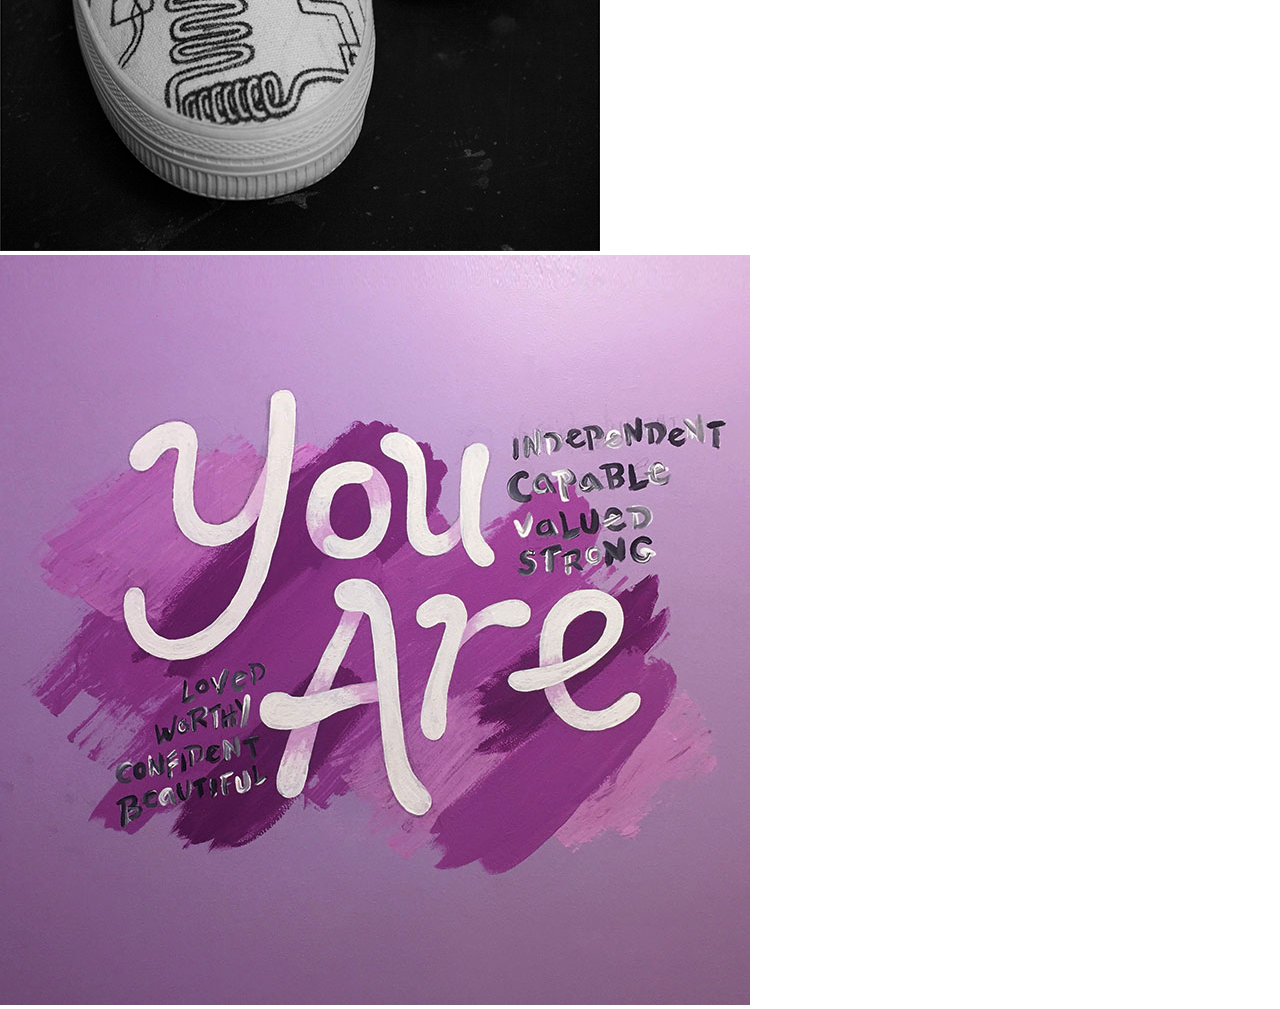
<file: graphic-design.html>
<!DOCTYPE html>
<html lang="en">
    <head>
        <meta charset="utf-8">        
        <meta name="viewport" content="width=device-width, initial-scale=1.0">
        <!--Fonts-->
        <link rel="preconnect" href="https://fonts.googleapis.com">
        <link rel="preconnect" href="https://fonts.gstatic.com" crossorigin>
        <link href="https://fonts.googleapis.com/css2?family=Readex+Pro&display=swap" rel="stylesheet">
        <link href="https://fonts.googleapis.com/css?family=Vollkorn&display=swap" rel="stylesheet">

        <link href="resources/css/index.css" type="text/css" rel="stylesheet">
        <title>karen yi</title>
    </head>
    <body>
        <header>
            <h1 id="title"><a href="/">karen yi</a></h1>
            <nav>
                <a href="index.html/#introduction">introduction</a>
                <a href="index.html/#experience">experience</a>
                <a href="index.html/#projects">projects!</a>
                <a href="index.html/#interests">interests</a>
                <a href="index.html/#contact">contact</a>
            </nav>
        </header>
        <div class="container">
            <main>
                    <div class="column">
                    <h2>graphic design</h2>
                    <img src="resources/illustrated-converse.jpg" alt="White Converse shoe with black illustrations (side view)">
                    <img src="resources/illustrated-converse-top.jpg" alt="White Converse shoe with black illustrations (top view)">  
                </div>
                <div class="column">
                    <img src="resources/abbys-shoes-aerial.jpg" alt="White Converse shoes with black illustrations (top view)">
                    <img src="resources/abbys-shoes-side-1.jpg" alt="White Converse shoes with black illustrations (side view)">
                    <img src="resources/orchestra-shirt.jpg" alt="Violin-shaped design containing the words ROCK CANYON ORCHESTRA">
                </div>
                <div class="column">
                    <img src="resources/abbys-shoes-side-2.jpg" alt="White Converse shoes with black illustrations (side view)">
                    <img src="resources/abbys-shoes-top.jpg" alt="White Converse shoes with black illustrations (front view)">
                    <img src="resources/you-are-mural.jpg" alt="Purple mural with the words YOU ARE and several positive adjectives">
                </div>
            </main>
            <footer>
                <a href="https://www.instagram.com/notkarenyi/" target="_blank">
                    <img class="social-media" src="resources/instagram-icon.png" alt="Instagram">
                </a>
                <a href="https://github.com/notkarenyi" target="_blank">
                    <img class="social-media" src="resources/github-icon.png" alt="Github">
                </a>
                <a href="https://linkedin.com/in/notkarenyi" target="_blank">
                    <img class="social-media" src="resources/linkedin-icon.png" alt="Linkedin">
                </a>
                <a href="mailto:notkarenyi@gmail.com?subject=I saw your website!" target="_blank">
                    <img class="social-media" src="resources/mail-icon.png" alt="Email">
                </a>
            </footer>
        </div>
    </body>
</html>
</file>
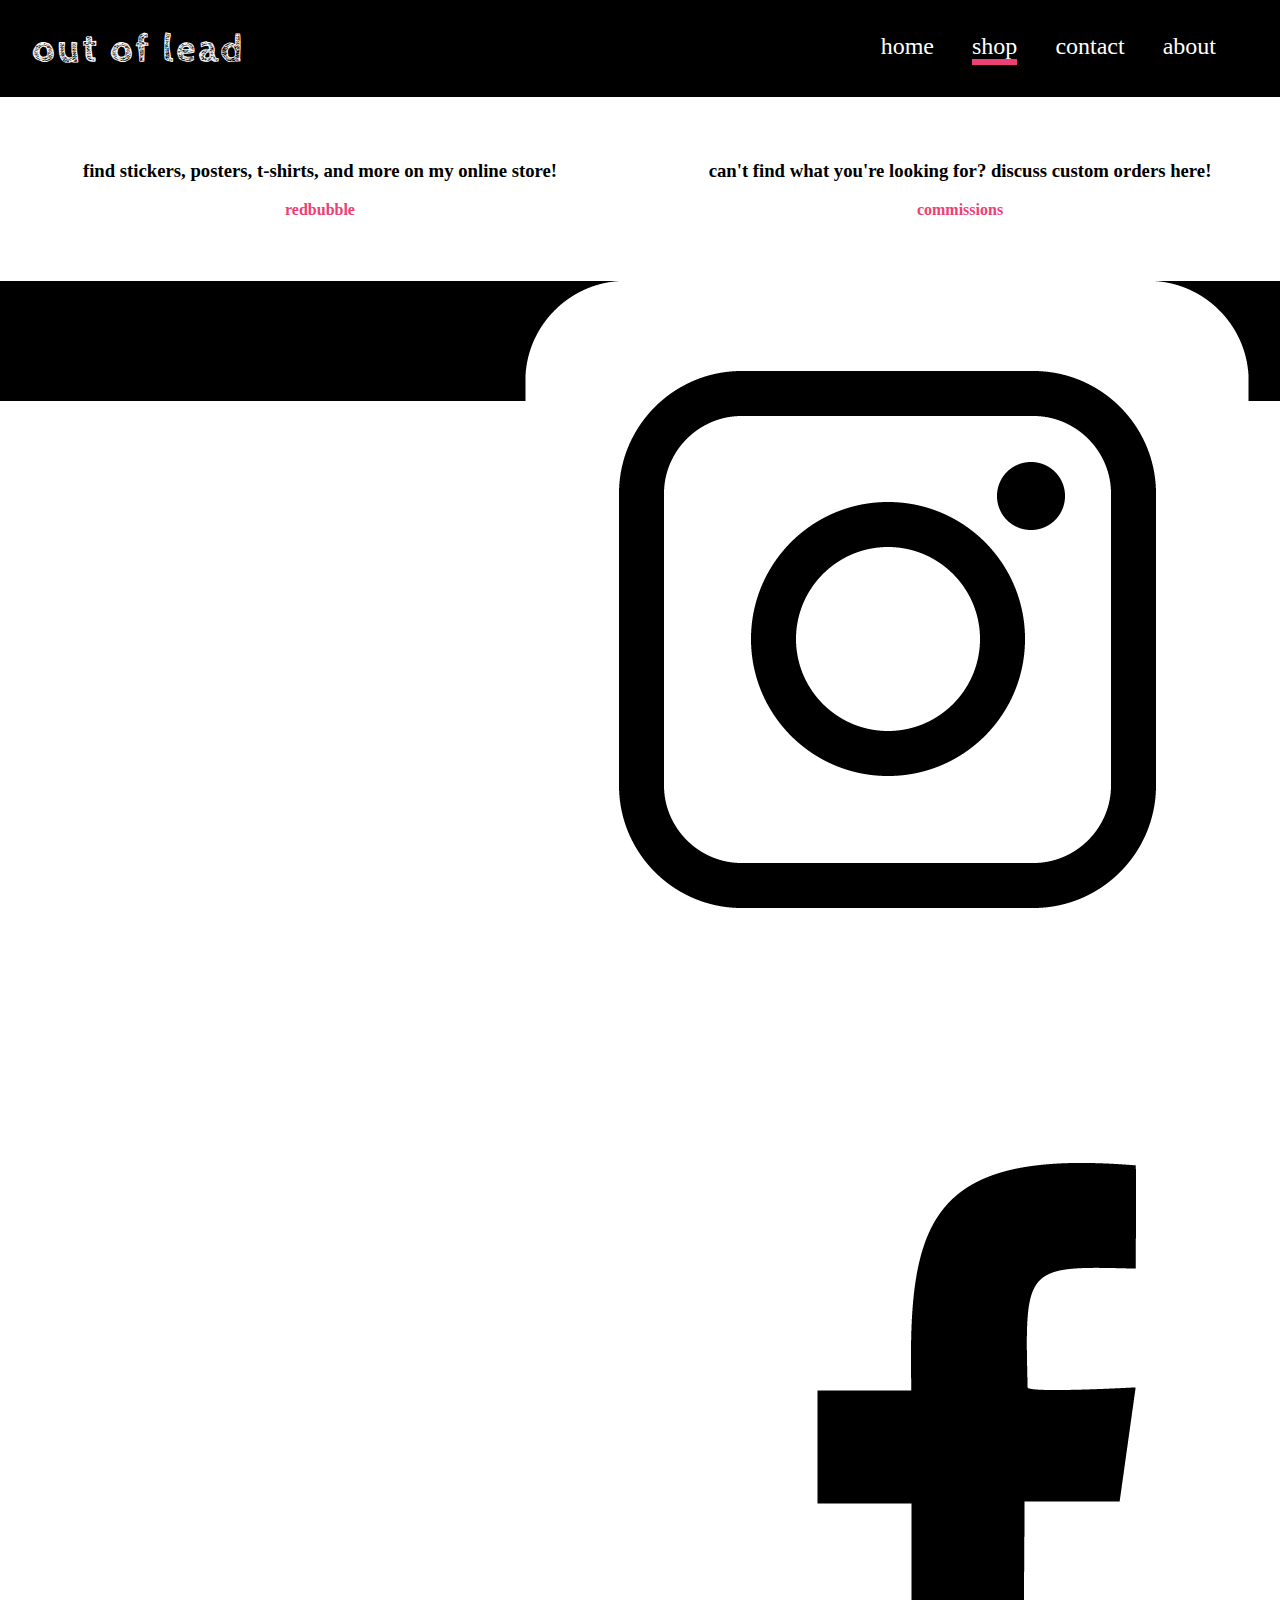
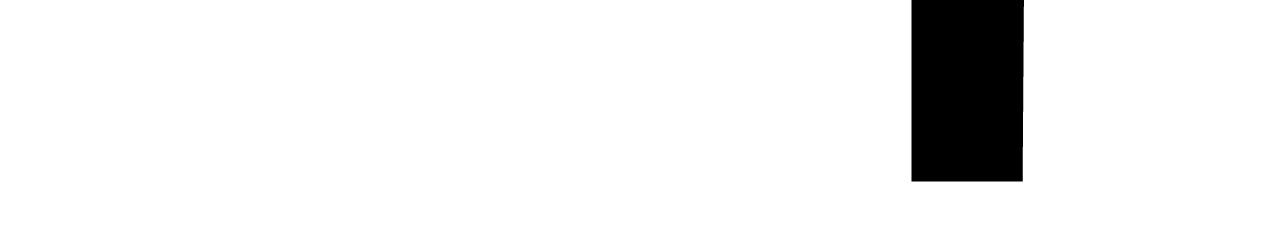
<file: shop.html>
<!DOCTYPE html>
<html>
    <head>
        <meta charset="utf-8">
        <link href="https://fonts.googleapis.com/css?family=Cabin+Sketch&display=swap" rel="stylesheet">
        <link href="https://fonts.googleapis.com/css?family=Vollkorn&display=swap" rel="stylesheet">
        <link href="resources/css/index.css" type="text/css" rel="stylesheet">
        <title>out of lead</title>
    </head>
    <body>
        <header>
            <h1 id="title">out of lead</h1>
            <nav>
                <ul>
                    <li id="home"><a href="/">home</a></li>
                    <li id="shop"><a class="current" href="/shop.html">shop</a></li>
                    <li id="contact"><a href="/contact.html">contact</a></li>
                    <li id="about"><a href="/about.html">about</a></li>
                </ul>
            </nav>
        </header>
        <div class="container">
            <div class="content">
                <div class="row">
                    <div class="column">
                        <div class="box">
                            <article>
                                <h3>find stickers, posters, t-shirts, and more on my online store!</h3>
                                <a class="button" href="/contact.html" target="_blank">redbubble</a>
                            </article>
                        </div>
                    </div>
                    <div class="column inverse">
                        <div class="box">
                            <article>
                                <h3>can't find what you're looking for? discuss custom orders here!</h3>
                                <a class="button" href="/contact.html">commissions</a>
                            </article>
                        </div>
                    </div>
                </div>
            </div>
            <footer>
                    <a href="https://www.instagram.com/notkarenyi/" target="_blank"><img src="resources/instagram-icon.png" alt="instagram"></a>
                    <span></span>
                    <a href="https://www.facebook.com/karen.yi.3194" target="_blank"><img src="resources/facebook-icon.png" alt="facebook"></a>
                    <span></span> 
                </footer>
        </div>
    </body>
</html>
</file>
<file: resources/css/index.css>
html {
    font-size: 100%;
    height: 100%;
}

body {
    margin: 0;
    padding: 0;
}

.container {
    min-height: 100%;
    position: relative;
    padding-bottom: 7.4em;
}

.content {
    margin-top: 6rem;
}

header {
    z-index: 500;
    display: block;
    position: fixed;
    background-color: black;
    top: 0;
    left: 0;
    width: 100%;
    height: 6.05em;
}

#title {
    position: relative;
    display: inline-block;
    font-size: 2.5rem;
    letter-spacing: .125rem;
    font-family: "Cabin Sketch", sans-serif;
    color: white;
    top: 0;
    height: 2.5em;
    line-height: 2.5em;
    margin: 0 0 0 2rem;
}

nav {
    position: relative;
    display: block;
    float: right;
    list-style-type: none;
    font-size: 1.5rem;
    text-align: right;
    top: 0;
    right: 2em;
    height: 0.5em;
    line-height: 0.5em;
}

nav a {
    text-decoration: none;
    color: white;
}

nav li {
    display: inline-block;
    padding: 1rem;
}

nav a:hover, nav a:active, nav a:focus {
    border-bottom: .375rem solid rgb(224, 128, 157);
}

.current {
    border-bottom: .375rem solid rgb(238, 64, 116);
}

.row {
    background-color: white;
    width: 100%;
}

.row:after {
    content: "";
    width: 100%;
    display: table;
    clear: both;
}

.column {
    float: left;
    width: 50%;
}

.box {
    display: block;
    position: relative;
    z-index: 100;
    width: 100%;
    text-align: center;
}

.box-link {
    display: block;
    position: absolute;
    width: 100%;
    top: 50%;
    left: 50%;
    transform: translate(-50%, -50%);
    z-index: 200;
    font-family: "Cabin Sketch", sans-serif;
    font-size: 2rem;
    letter-spacing: .2rem;
    text-decoration: none;
    color: black;
    background-color: rgba(255, 255, 255, 0.75);
    line-height: 2rem;
    padding: 0.75rem 0;
}

.box a:hover, .box a:active, .box a:focus {
    background-color: rgba(255, 255, 255, 1);
}

.box img {
    display: block;
    position: relative;
    z-index: 100;
    width: 100%;
}

footer {
    position: absolute;
    bottom: 0;
    margin: 0;
    width: 100%;
    height: 6em;
    line-height: 6em;
    background-color: rgb(0, 0, 0);
    font-size: 1.25em;
    text-align: right;
    z-index: 500;
}

footer span {
    display: inline-block;
    width: 2%;
}

footer a {
    text-decoration: none;
    color: white;
}

footer a:active, footer a:hover, footer a:focus {
    color: rgb(238, 64, 116);
}

article {
    display: block;
    top: 0;
    max-width: 90%;
    margin: 4rem;
}

article h2 {
    font-family: "Cabin Sketch", sans-serif;
    font-size: 1.75rem;
    line-height: 3.5rem;
    color: black;
    background-color: rgb(240, 162, 186);
    padding: 0 0 0 1rem;
    margin: 0 0 2rem 0;
    width: 5rem;
}

p {
    font-family: "Vollkorn", serif;
    color: black;
    background-color: white;
    font-size: 1rem;
    margin: 0 1rem 2rem 0;
    word-wrap: break-word;
}

article a {
    font-weight: 600;
    color: rgb(238, 64, 116);
    text-decoration: none;
}

article a:hover, article a:active, article a:focus {
    border-bottom: .125rem solid rgb(238, 64, 116);
}

article img {
    position: relative;
    display: block;
    height: auto;
}

form {
    margin: 3.6rem;
    padding: 0;
    display: block;
    float: right;
}

input, textarea {
    font-size: 1rem;
    font-family: "Vollkorn", serif;
    color: black;
    width: 100%;
    padding: 0.5rem;
    margin: 0.5rem;
    border: .125rem solid rgb(195, 195, 195);
}

input[type=submit] {
    background-color: rgb(240, 162, 186);
    font-size: 1.25rem;
    height: 3rem;
    width: 104%;
    border: none;
}

@media only screen and (max-width: 700px) {
    body {
        max-width: 700px;
    }
    .column {
        width: 100%;
    }
}

/*add menu collapser thing for mobile and other media rules*/
</file>
